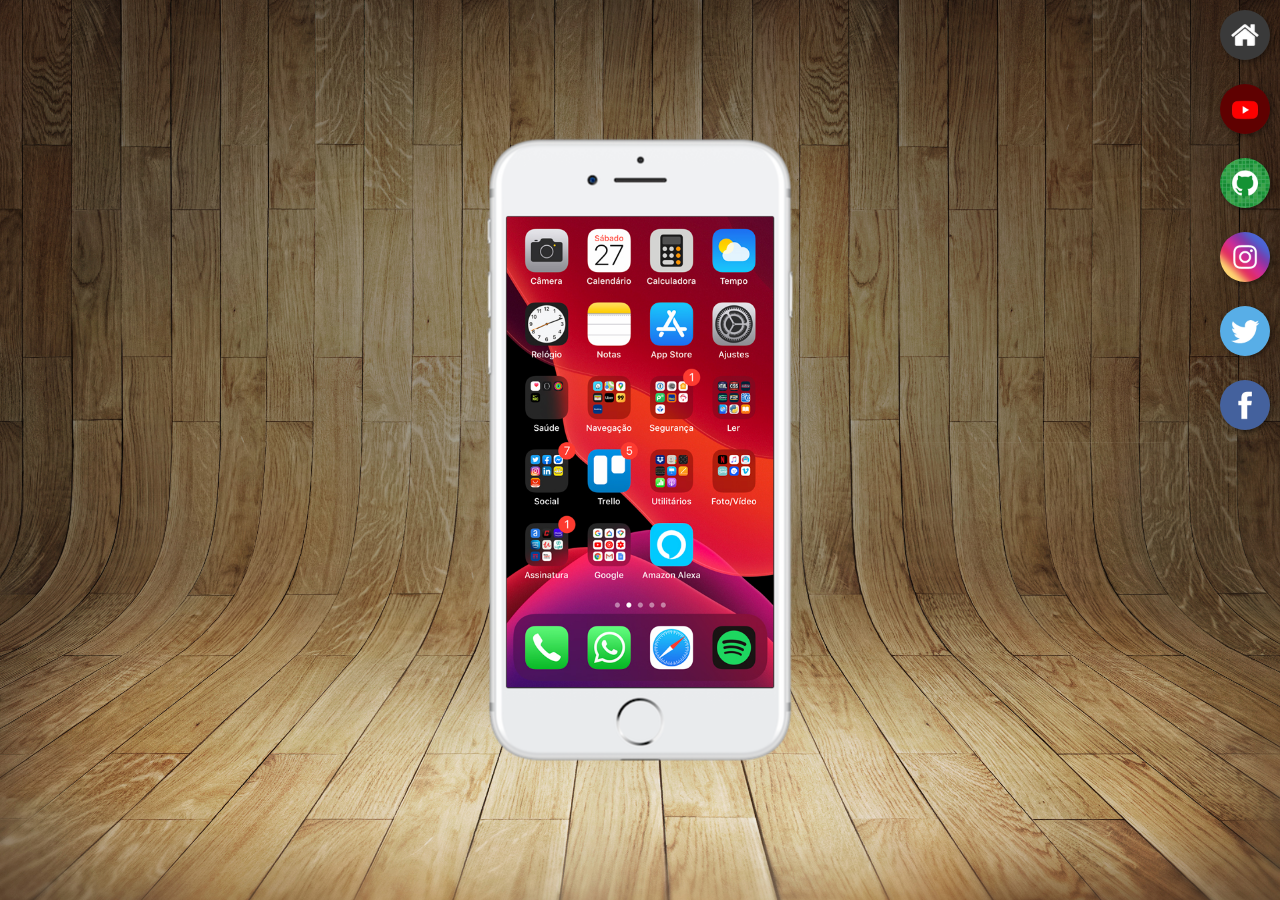
<file: index.html>
<!DOCTYPE html>
<html lang="pt-br">
<head>
   <meta charset="UTF-8">
   <meta http-equiv="X-UA-Compatible" content="IE=edge">
   <meta name="viewport" content="width=device-width, initial-scale=1.0">
   <title>Projeto Redes Sociais</title>
   <link rel="shortcut icon" href="favicon.ico" type="image/x-icon">
   <link rel="stylesheet" href="estilos/style.css">
</head>
<body>
   <main>
      <section id="telefone">
         <iframe src="home.html" name="tela" id="tela" frameborder="0">
            Seu navegador não é compativel com isso.
         </iframe>
      </section>
      <section id="redes-sociais">
         <a href="home.html" target="tela"><img src="imagens/logo-home.jpg" alt="home"></a> <br>
         <a href="youtube.html" target="tela"><img src="imagens/logo-youtube.jpg" alt="youtube"></a> <br>
         <a href="github.html" target="tela"><img src="imagens/logo-github.jpg" alt="github"></a> <br>
         <a href="instagram.html" target="tela"><img src="imagens/logo-instagram.jpg" alt="instagram"></a> <br>
         <a href="twitter.html" target="tela"><img src="imagens/logo-twitter.jpg" alt="twitter"></a> <br>
         <a href="facebook.html" target="tela"><img src="imagens/logo-facebook.jpg" alt="facebook"></a> <br>
      </section>
   </main>
</body>
</html>
</file>
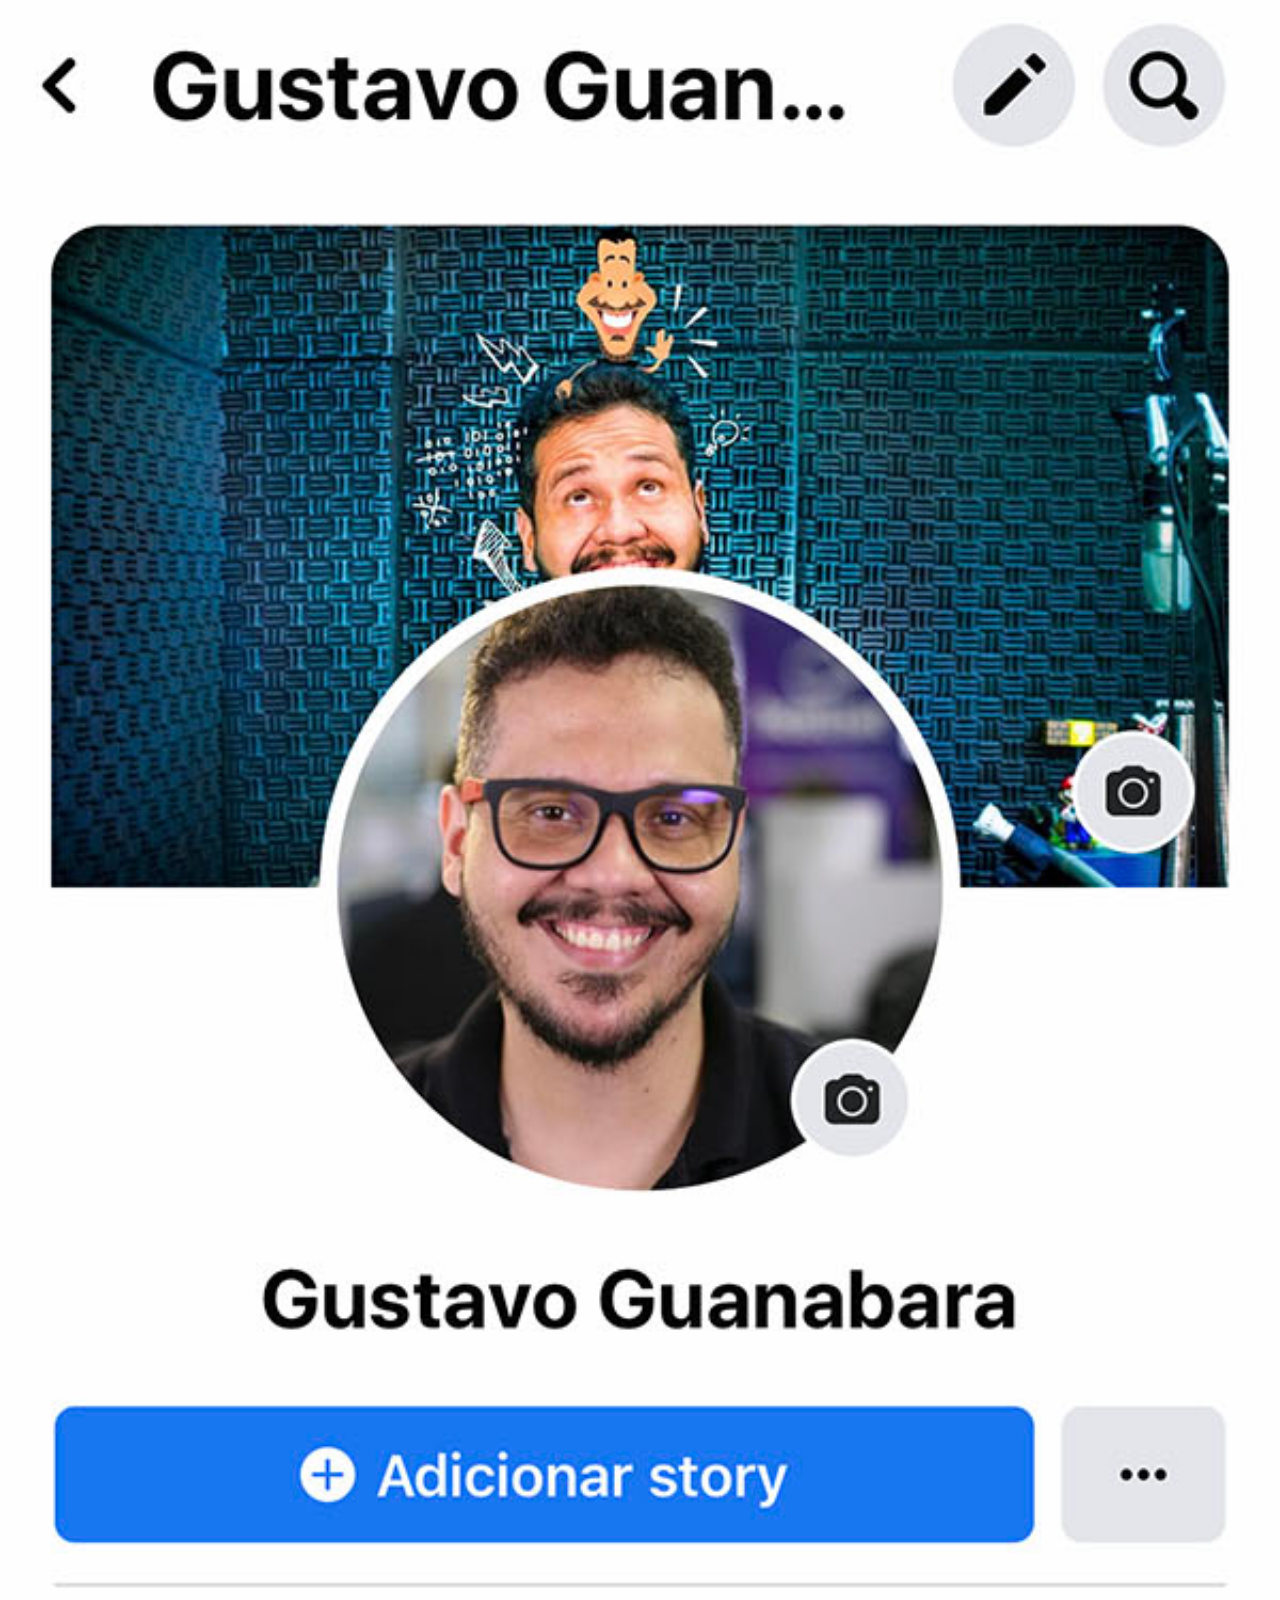
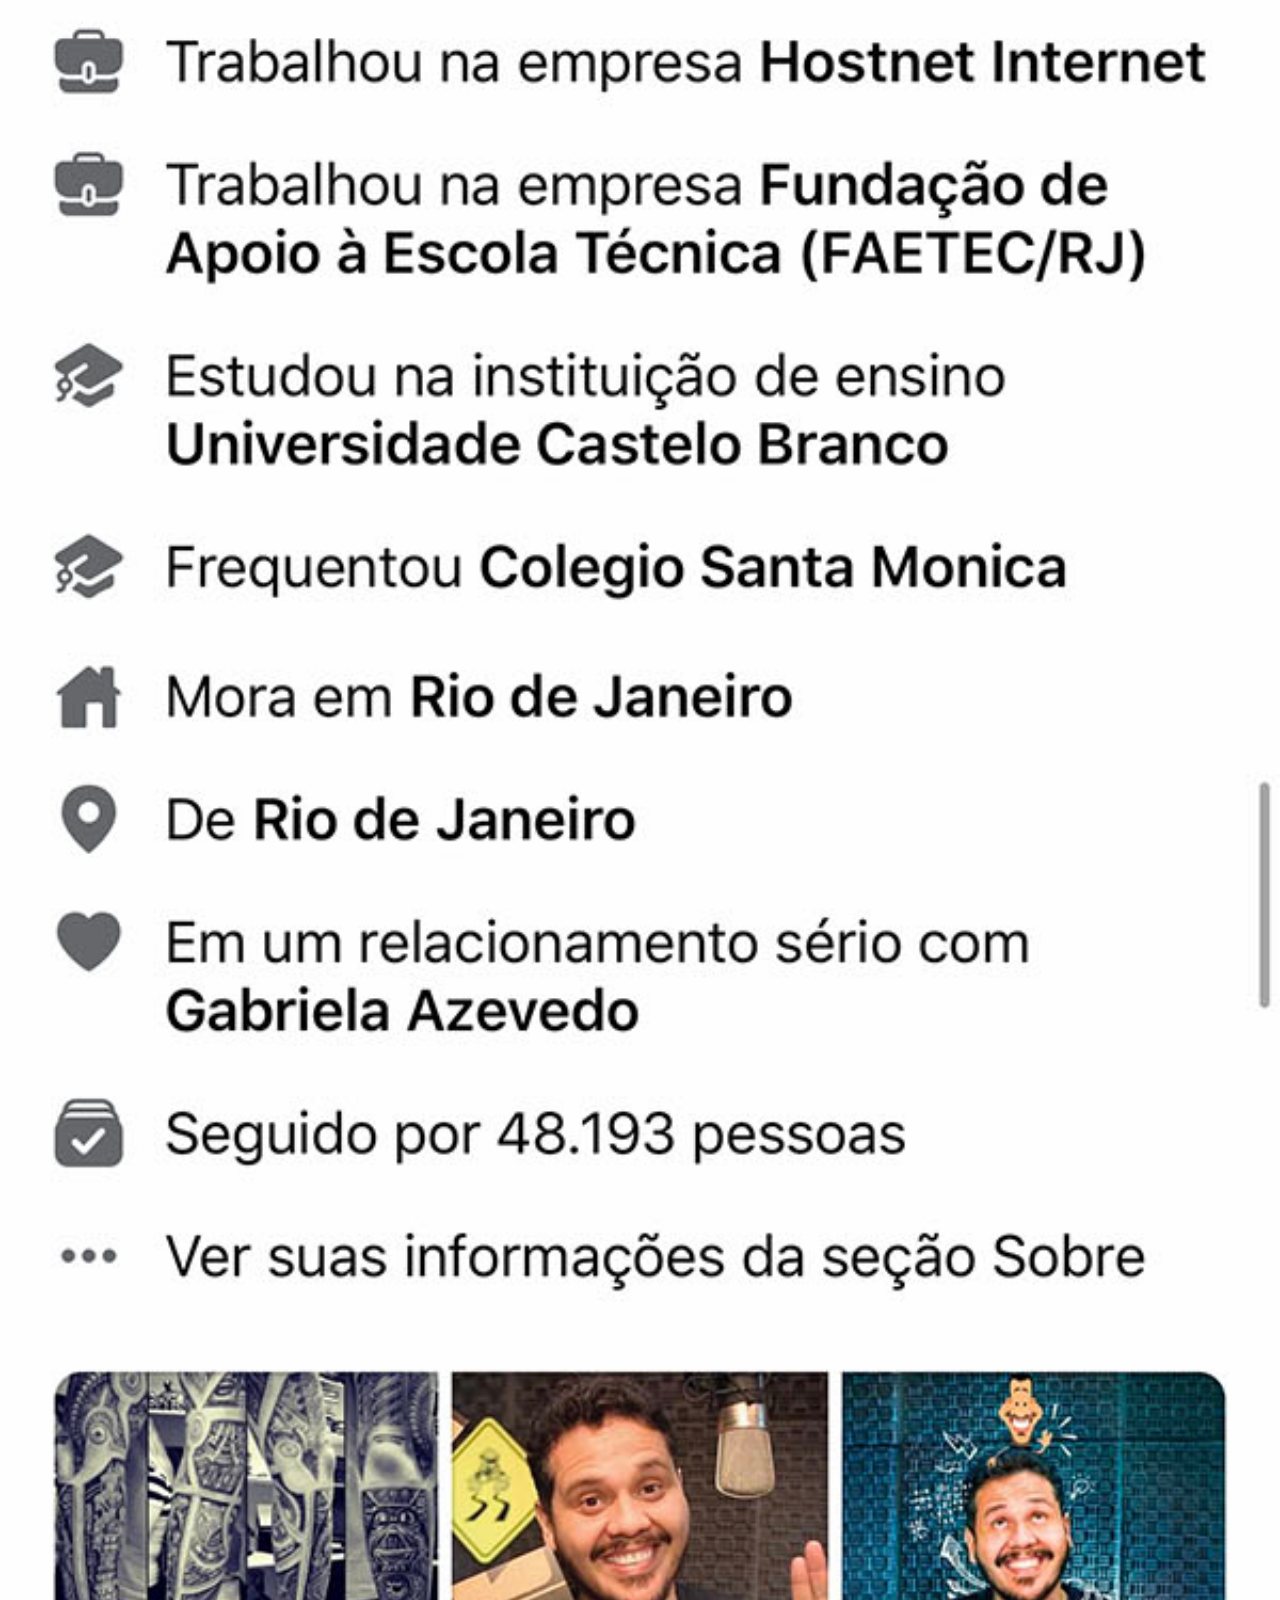
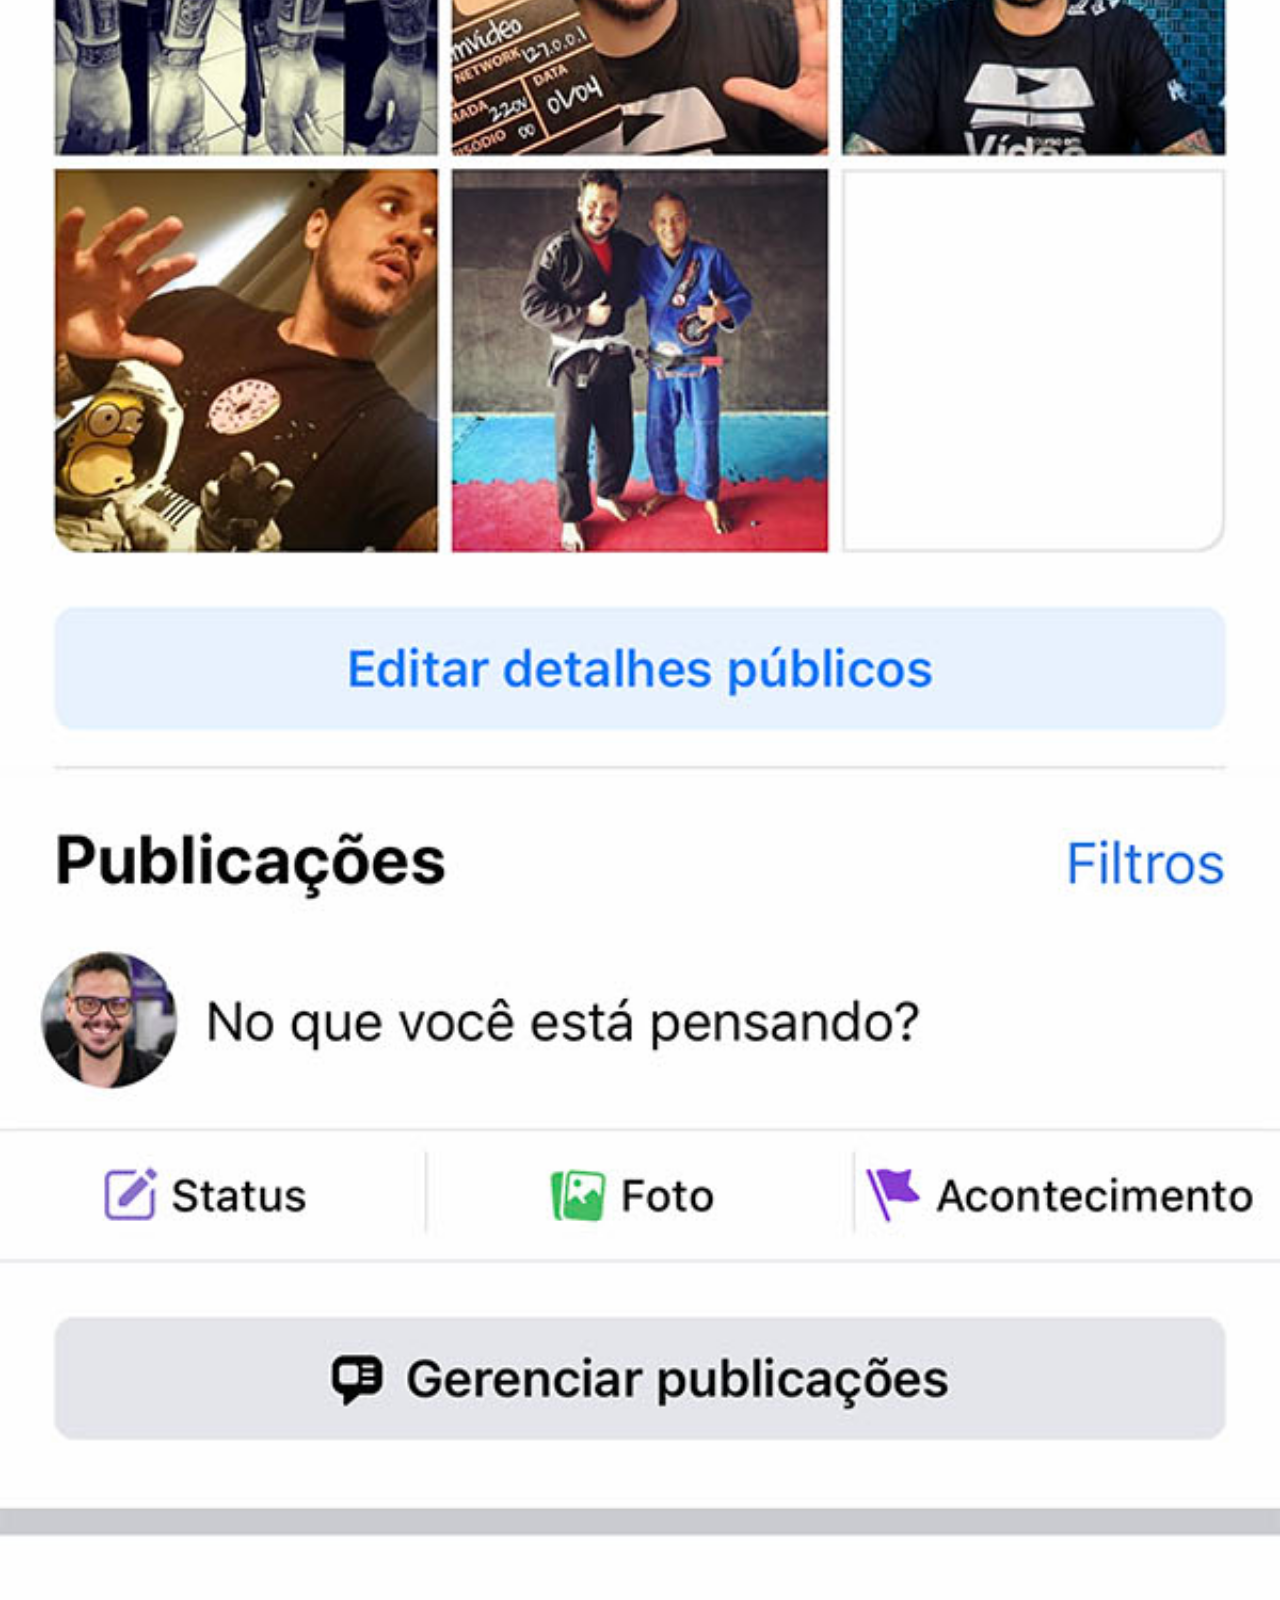
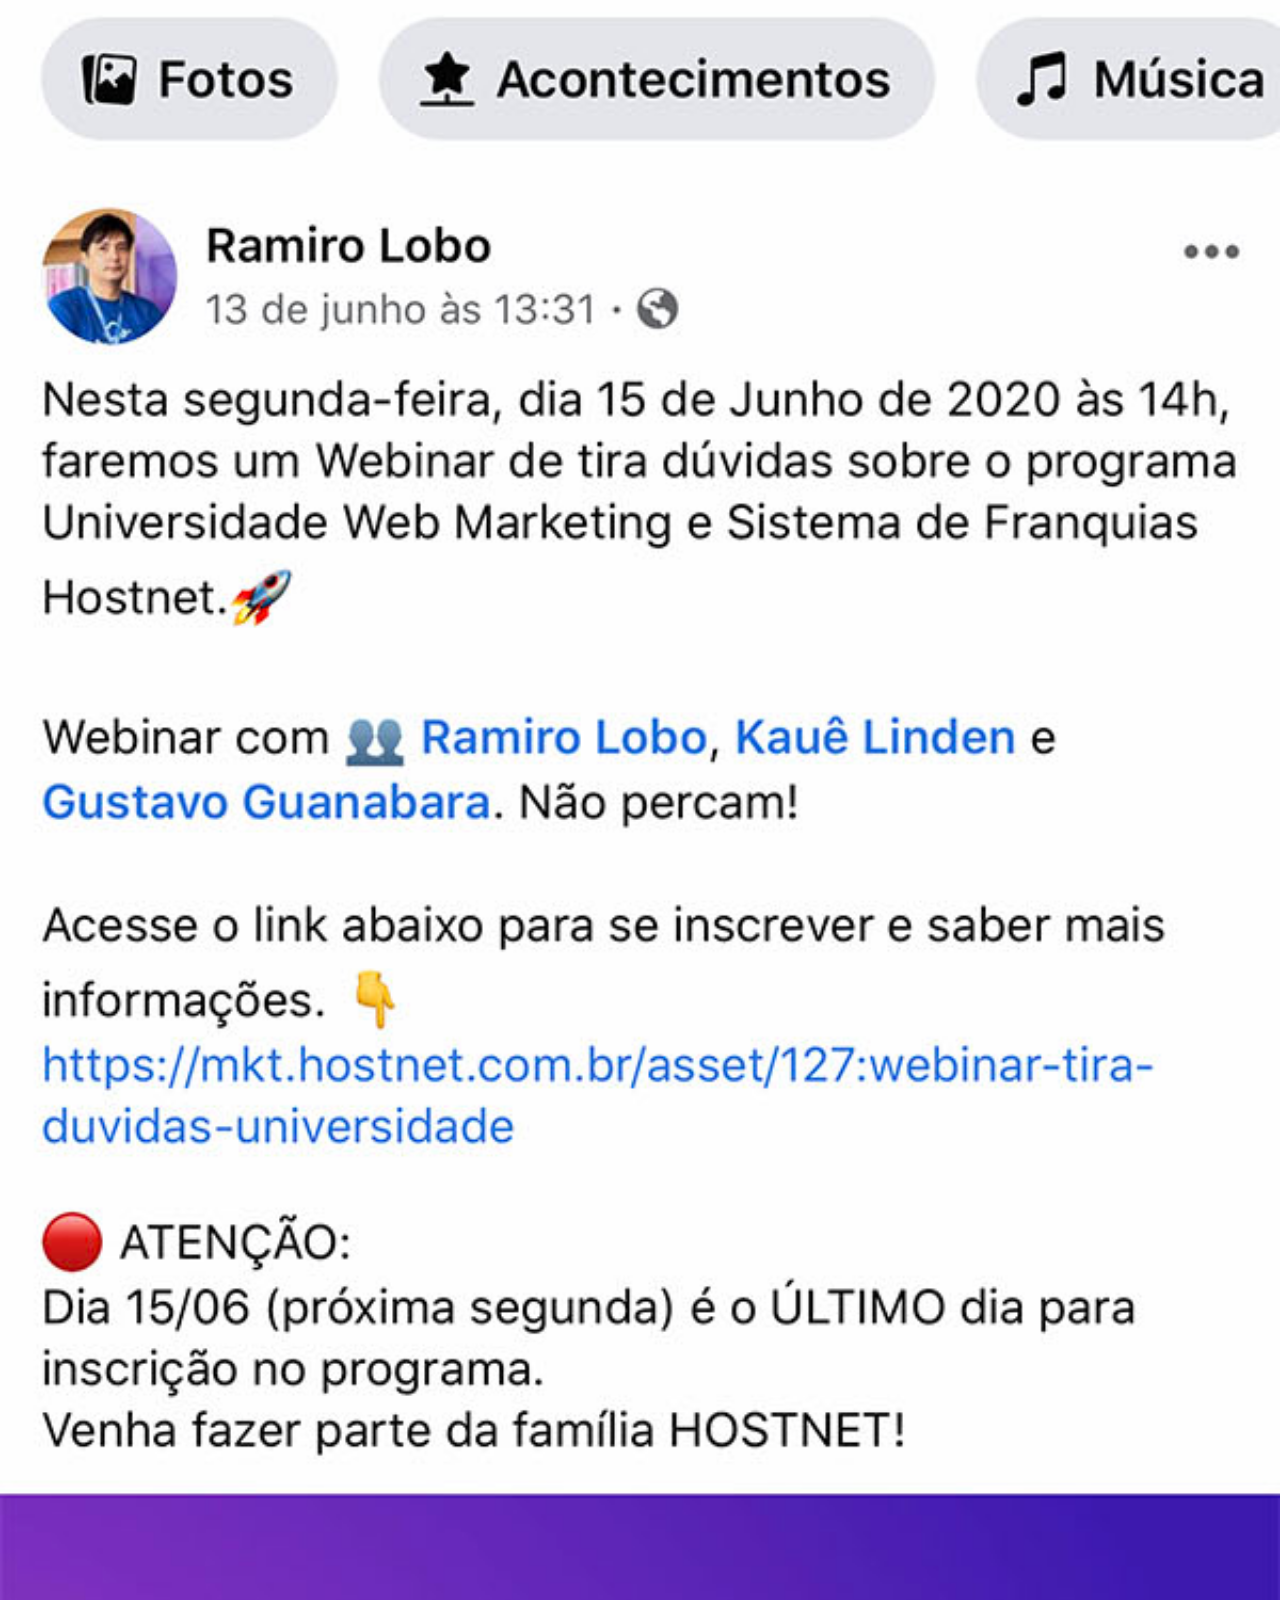
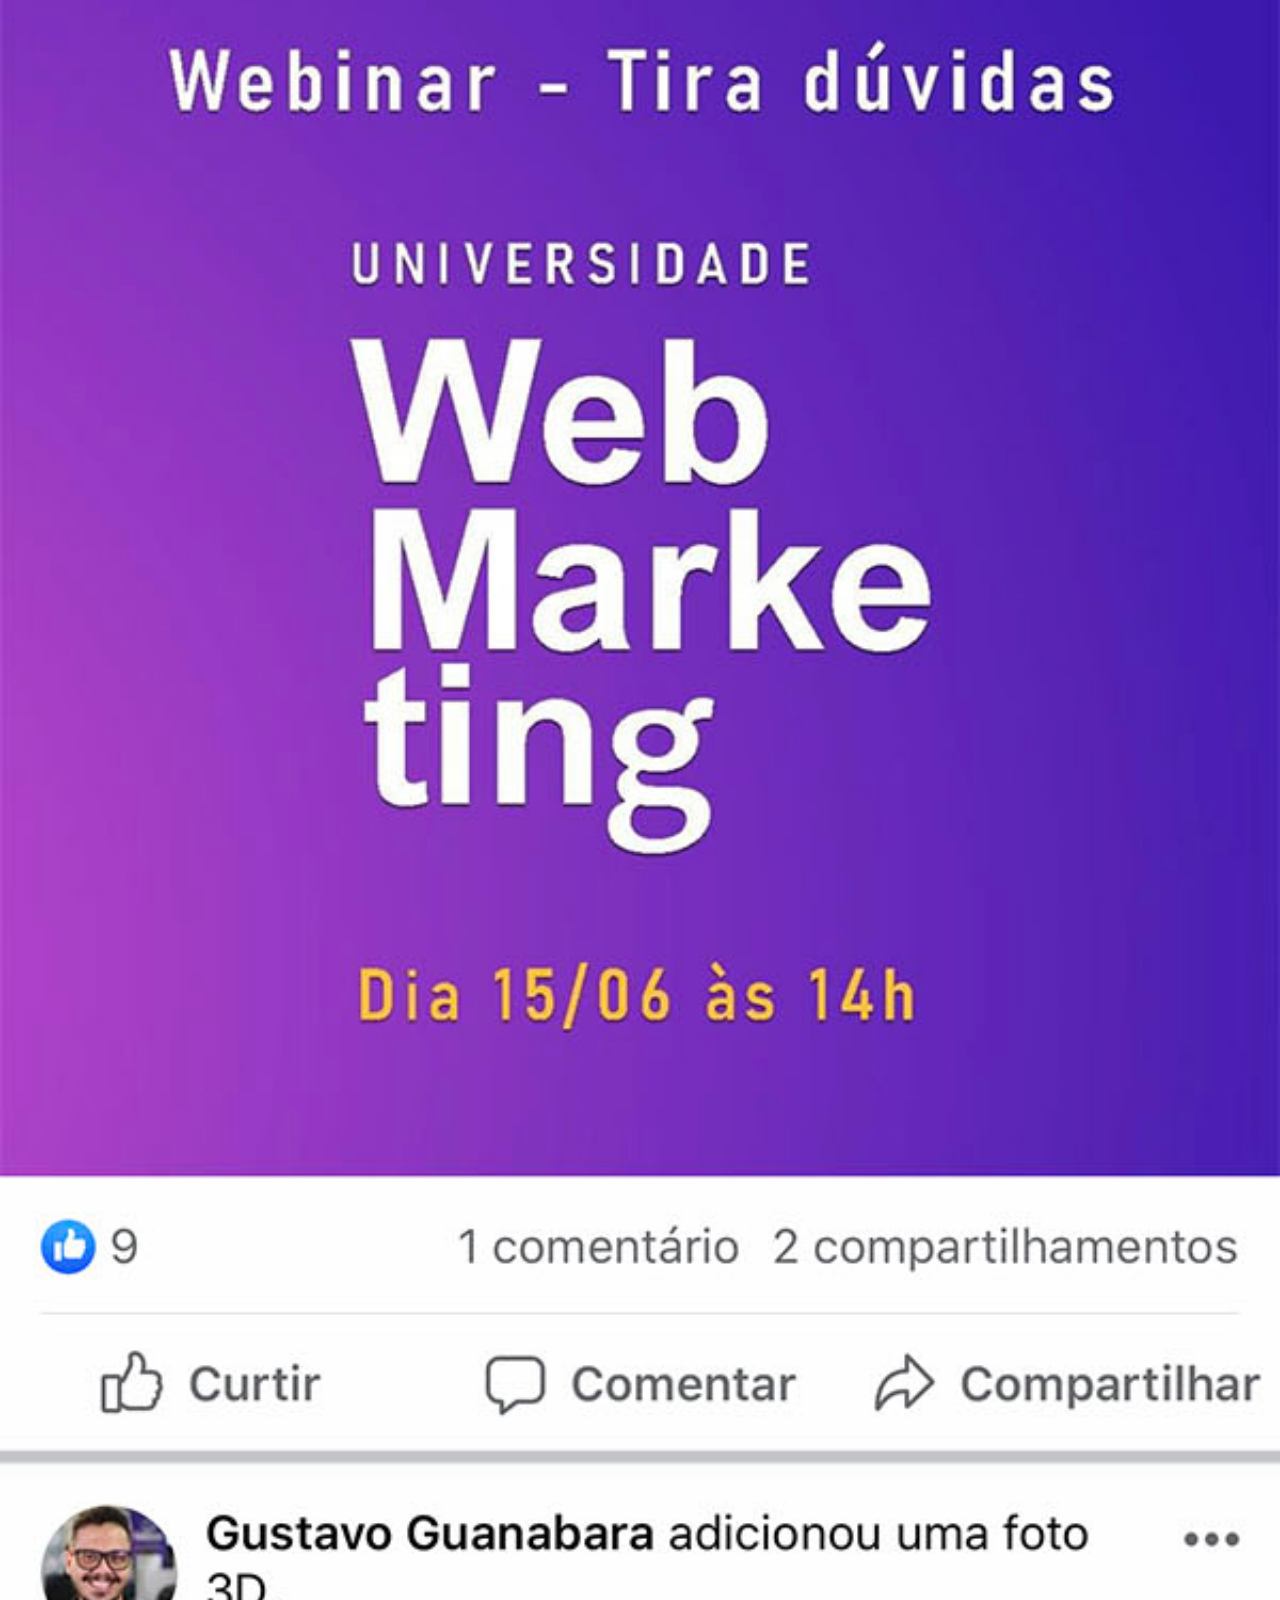
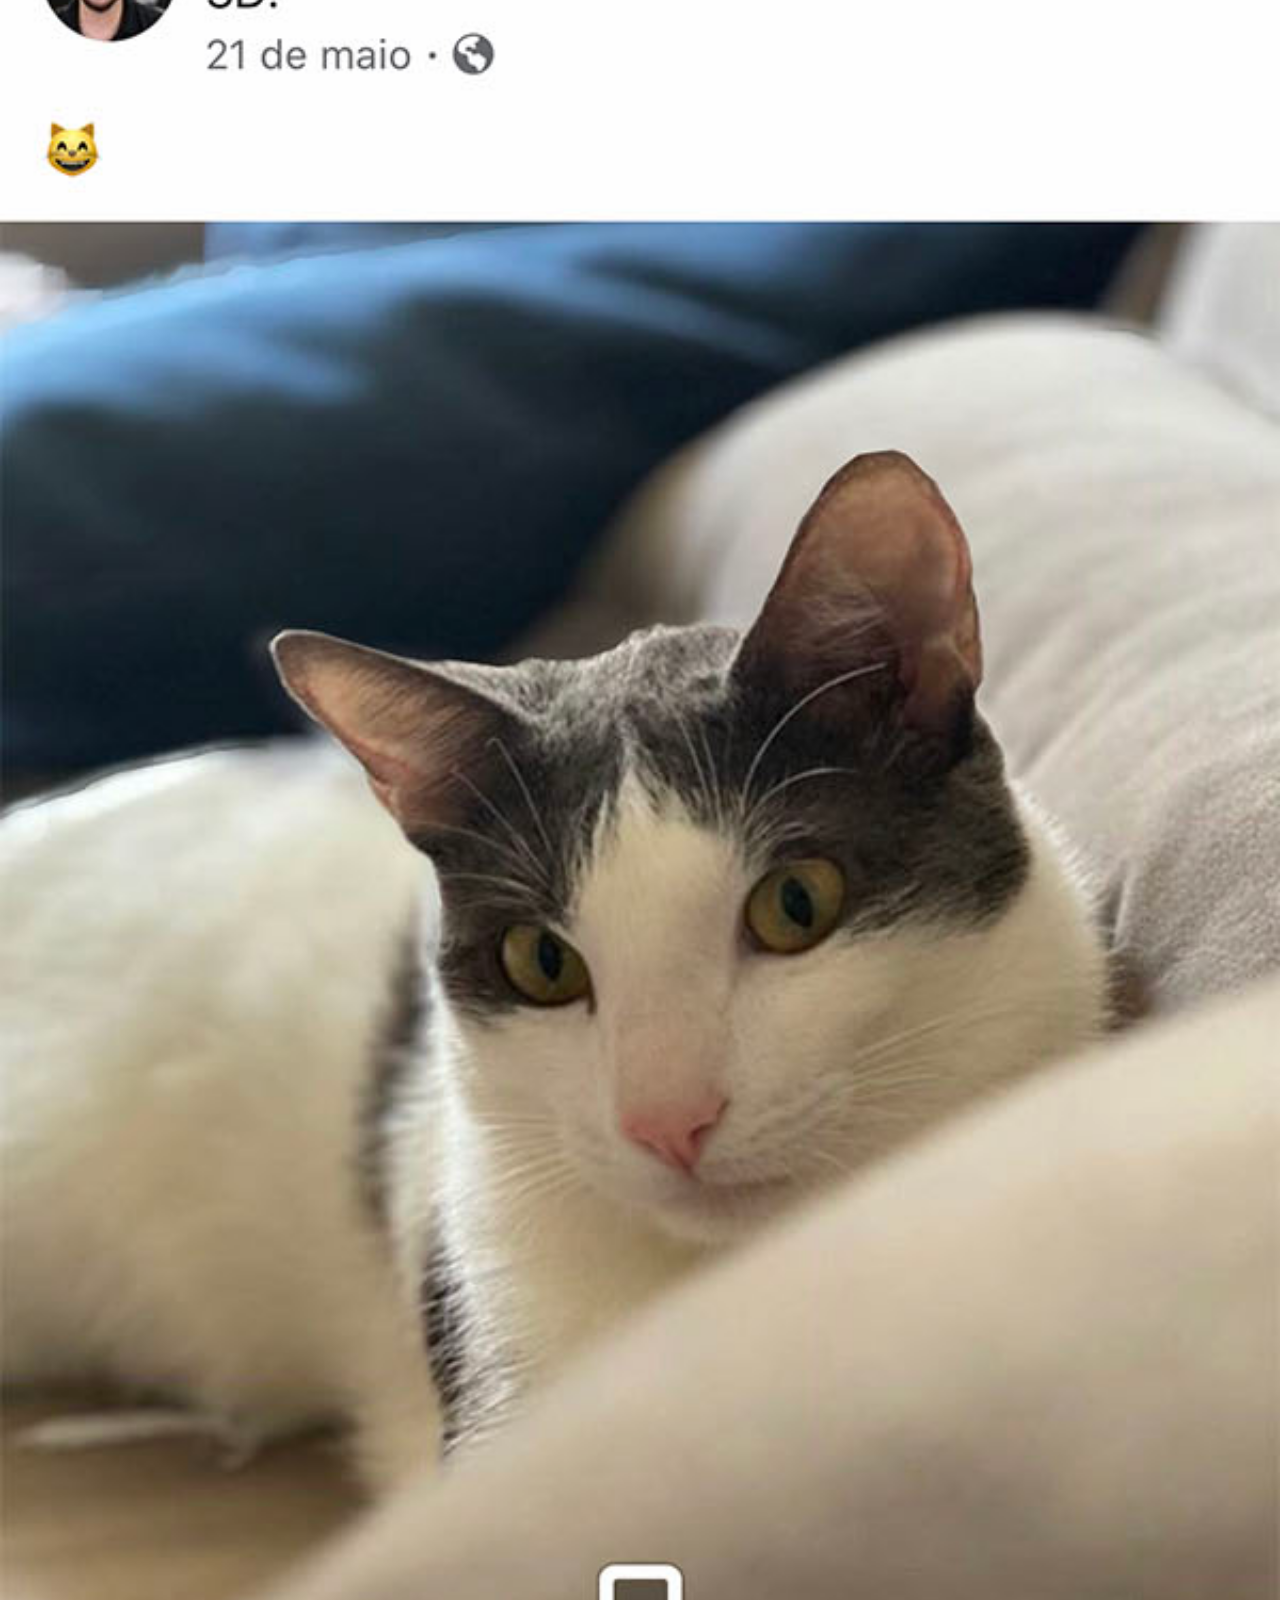
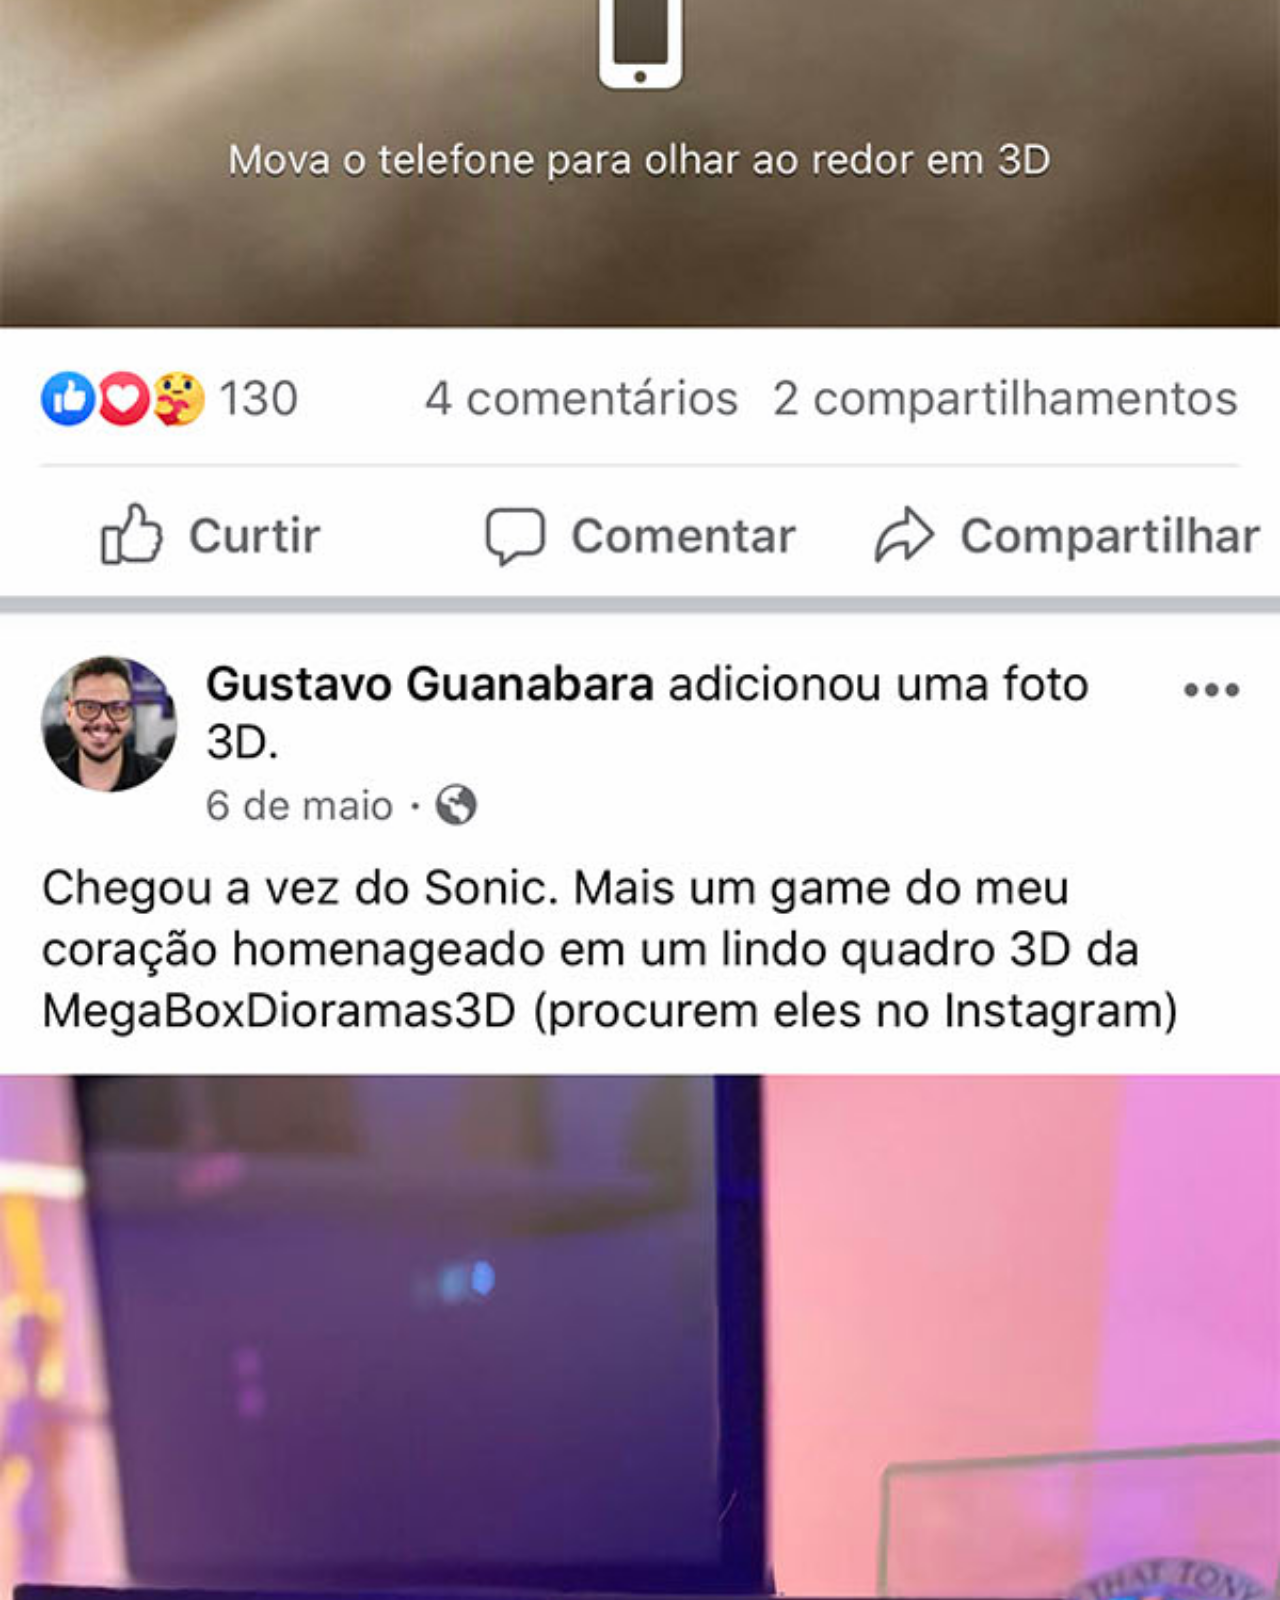
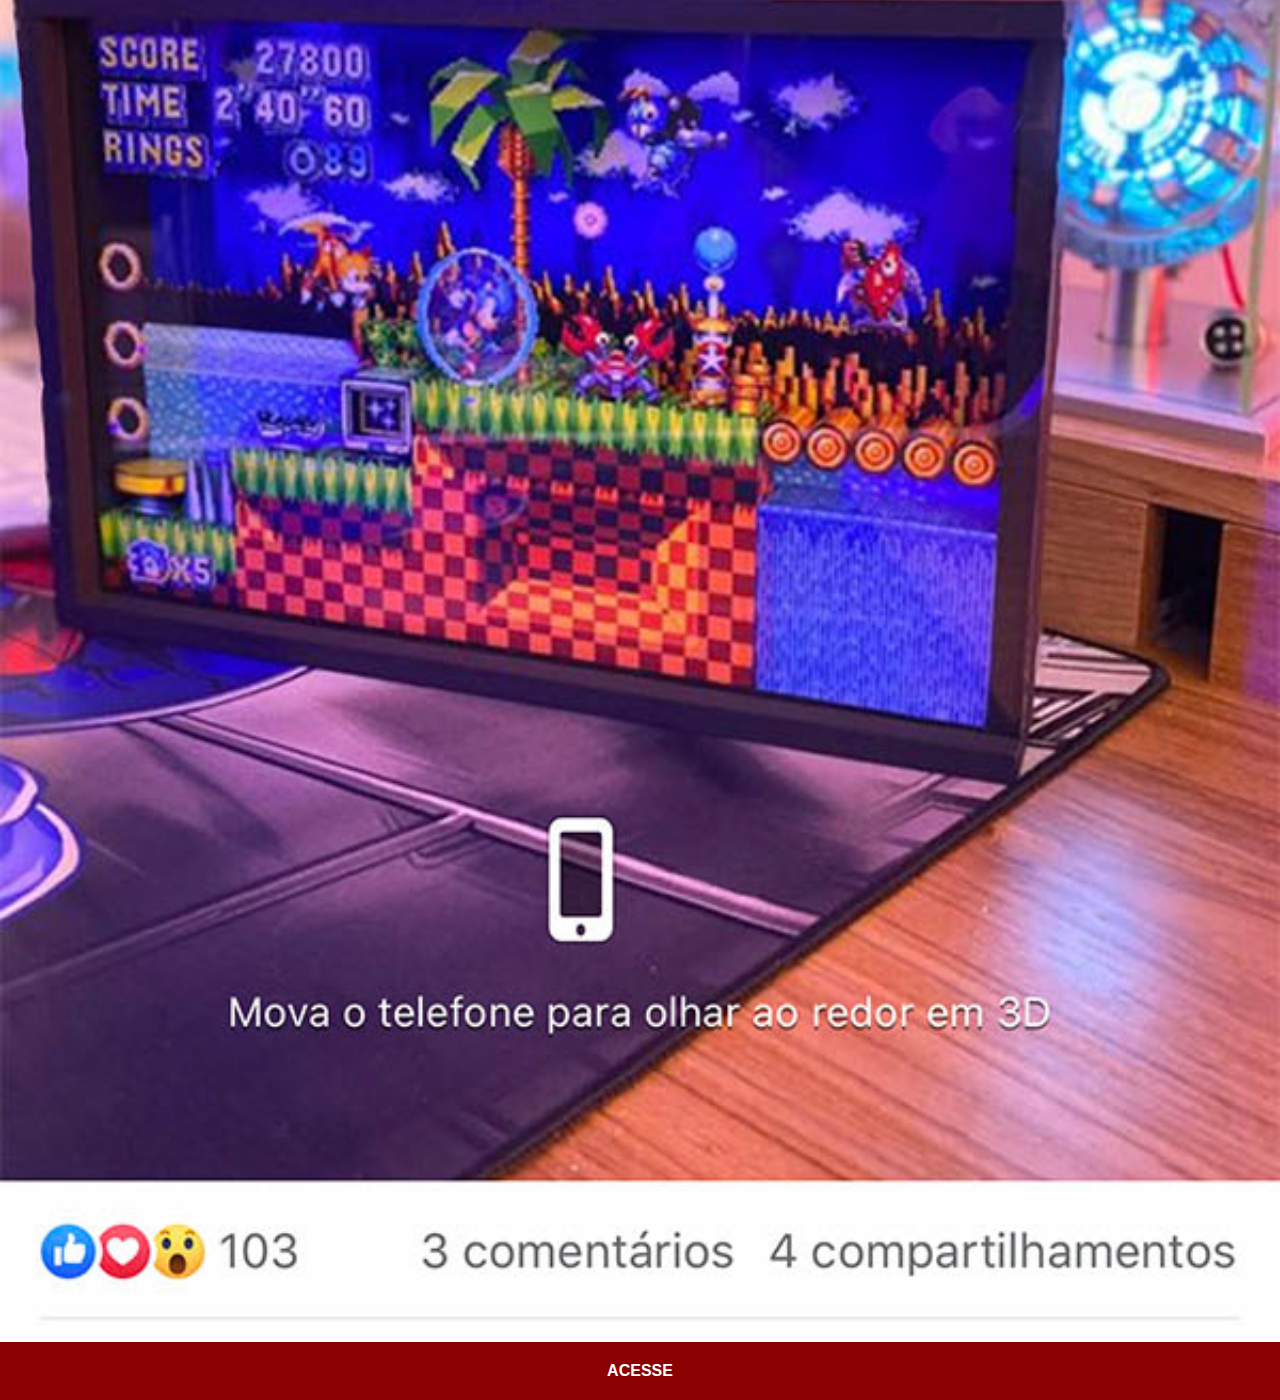
<file: facebook.html>
<!DOCTYPE html>
<html lang="pt-br">
<head>
   <meta charset="UTF-8">
   <meta http-equiv="X-UA-Compatible" content="IE=edge">
   <meta name="viewport" content="width=device-width, initial-scale=1.0">
   <title>Facebook</title>
   <link rel="stylesheet" href="estilos/social.css">
</head>
<body>
   <img src="imagens/tela-facebook.jpg" alt="Facebook">
   <a href="https://pt-br.facebook.com/gustavoguanabara/">ACESSE</a>
</body>
</html>
</file>
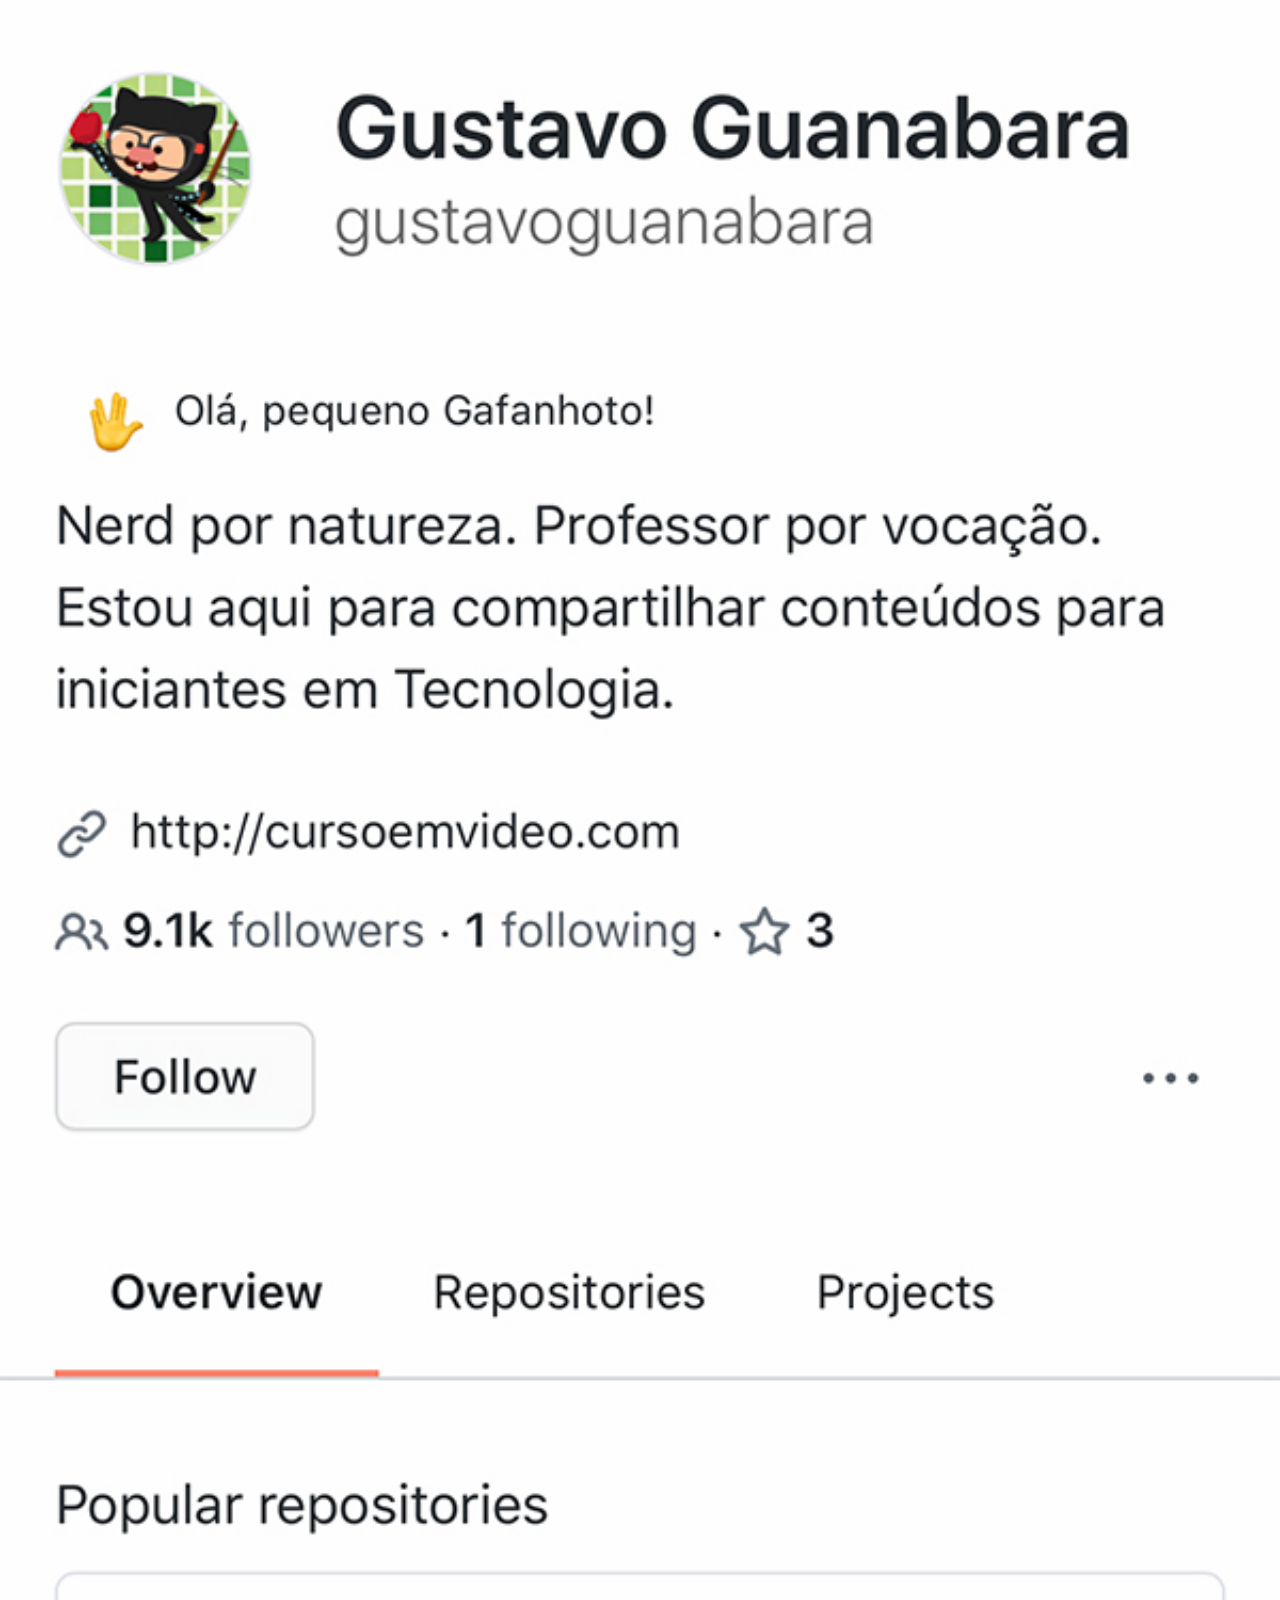
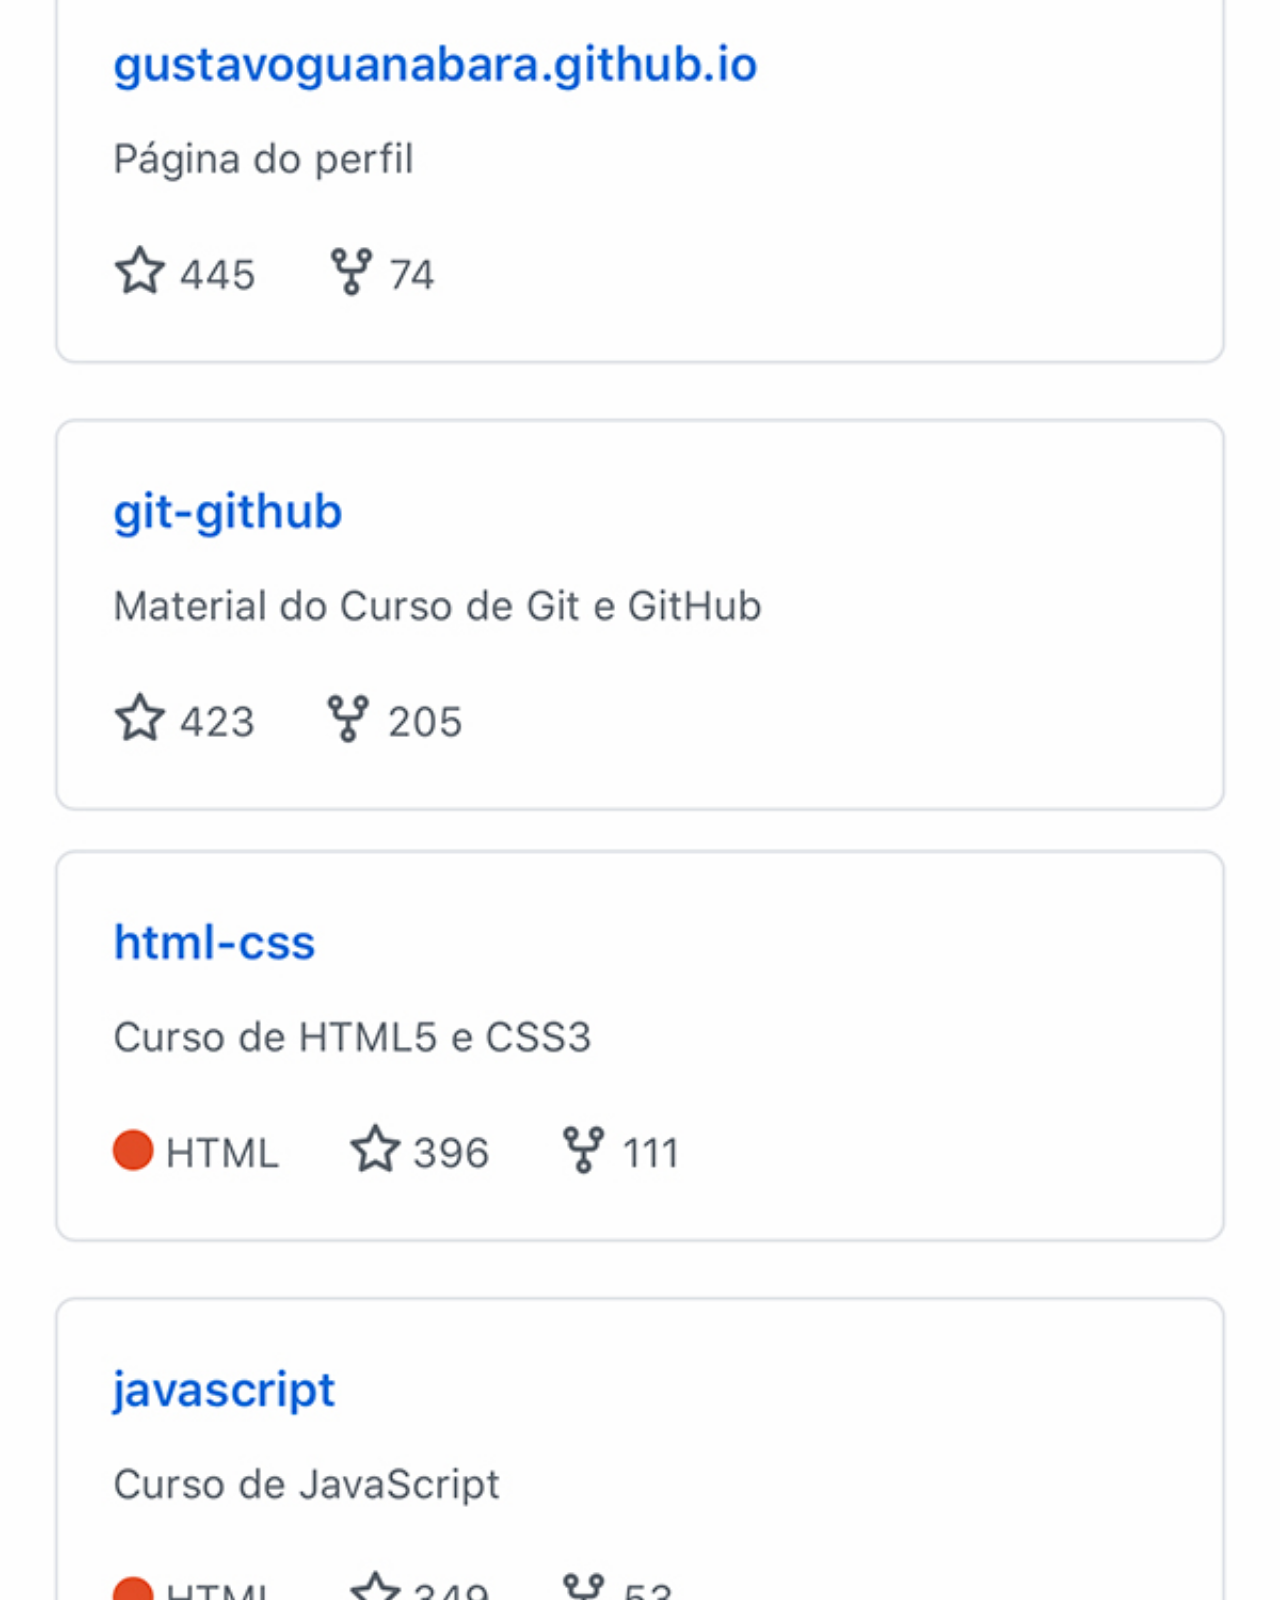
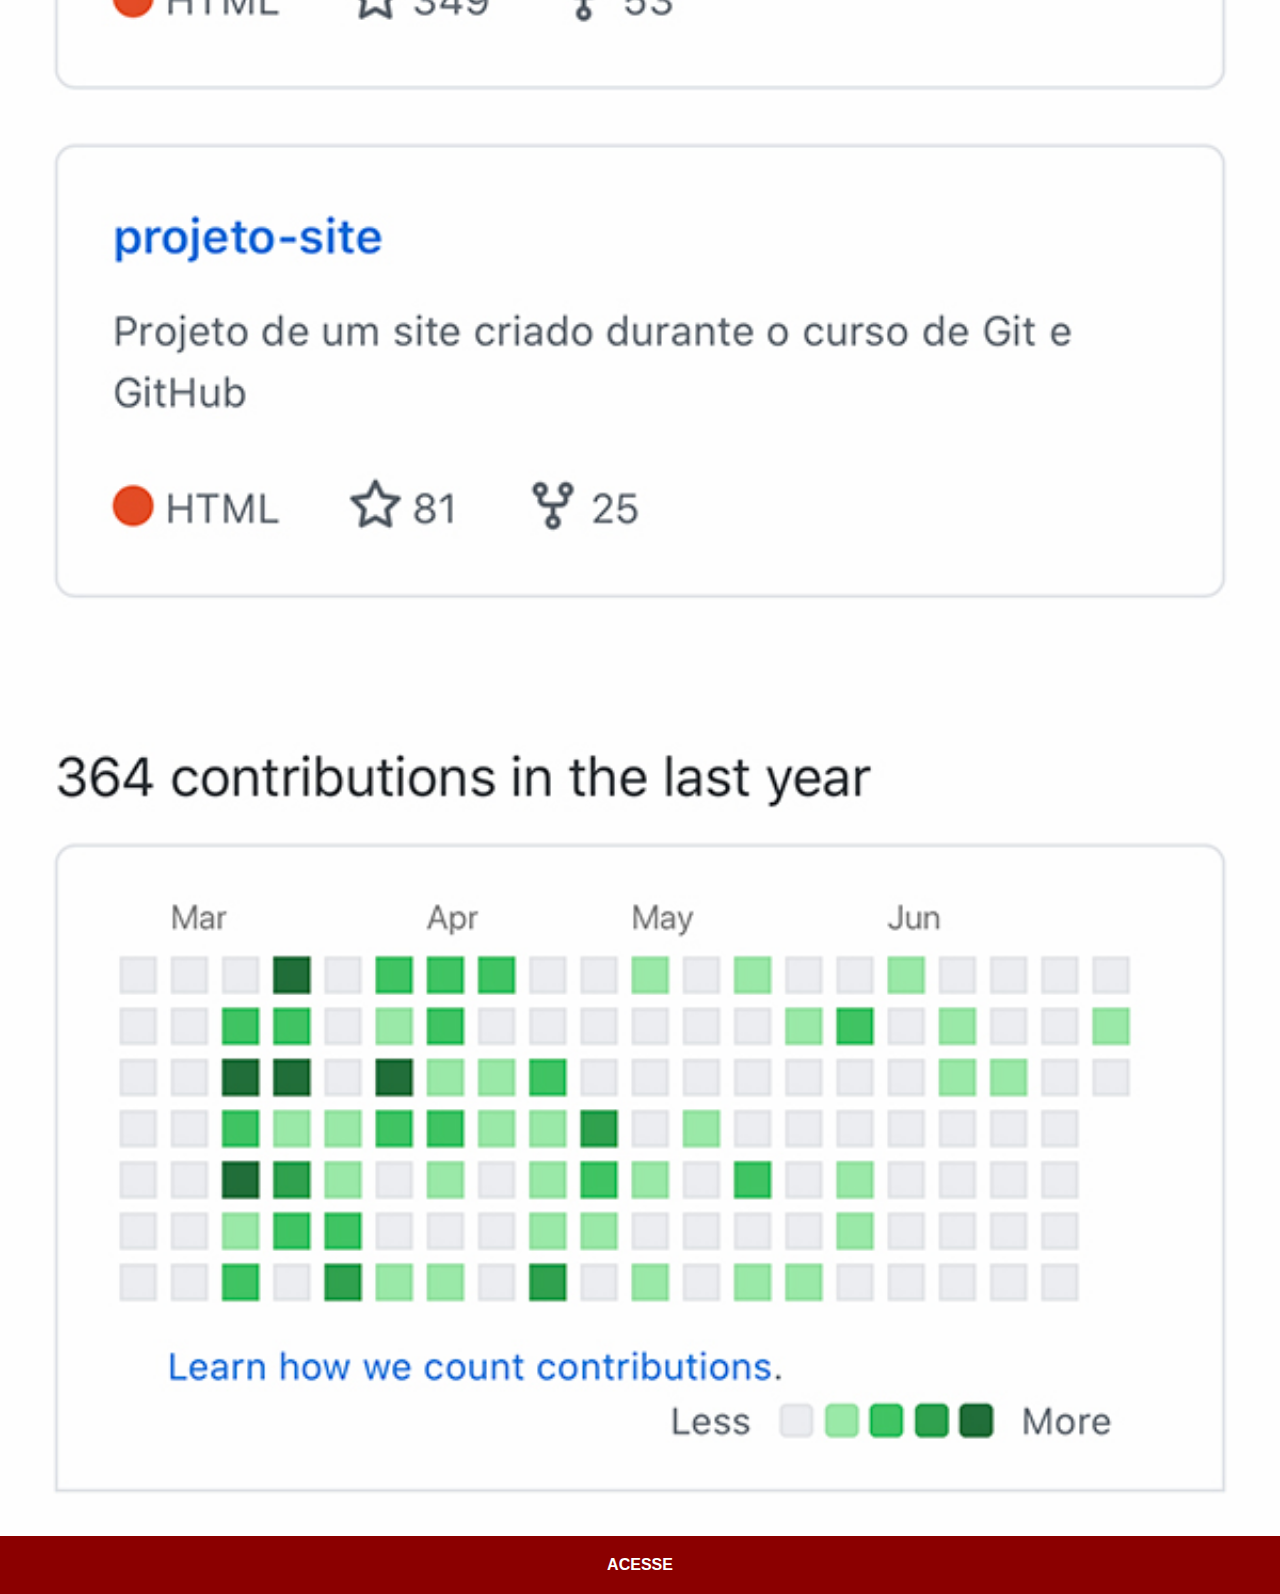
<file: github.html>
<!DOCTYPE html>
<html lang="pt-br">
<head>
   <meta charset="UTF-8">
   <meta http-equiv="X-UA-Compatible" content="IE=edge">
   <meta name="viewport" content="width=device-width, initial-scale=1.0">
   <title>Github</title>
   <link rel="stylesheet" href="estilos/social.css">
</head>
<body>
   <img src="imagens/tela-github.jpg" alt="Github">
   <a href="https://github.com/gustavoguanabara/" target="_blank">ACESSE</a>
</body>
</html>
</file>
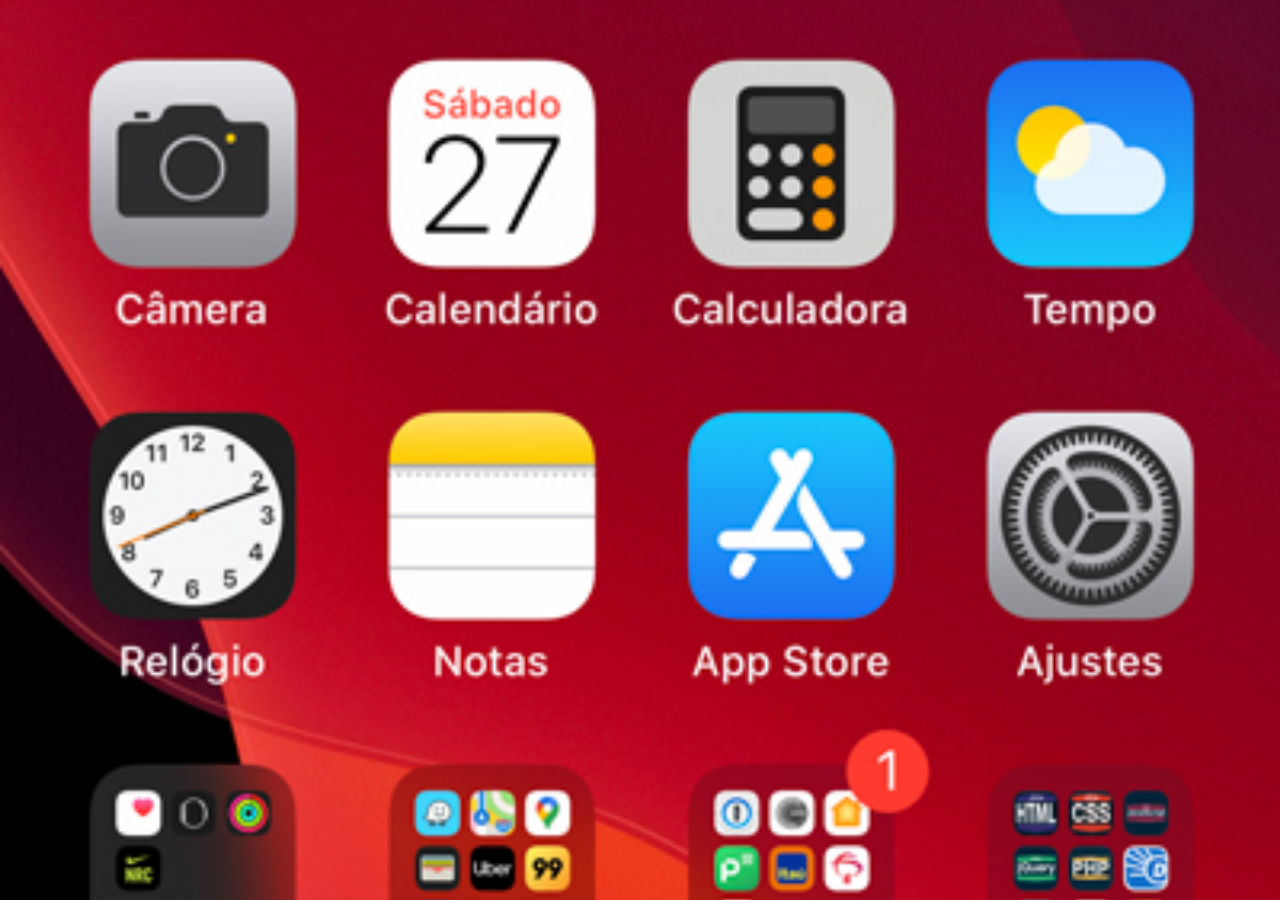
<file: home.html>
<!DOCTYPE html>
<html lang="pt-br">
<head>
   <meta charset="UTF-8">
   <meta http-equiv="X-UA-Compatible" content="IE=edge">
   <meta name="viewport" content="width=device-width, initial-scale=1.0">
   <title>Home</title>
</head>
<style>
   * {
      margin: 0px;
      padding: 0px;
   }
   
   body {
      width: 100vw;
      height: 100vh;
      background: black url(imagens/tela-home.jpg) no-repeat top center;
      background-size: cover;
   }
</style>
<body>
   
</body>
</html>
</file>
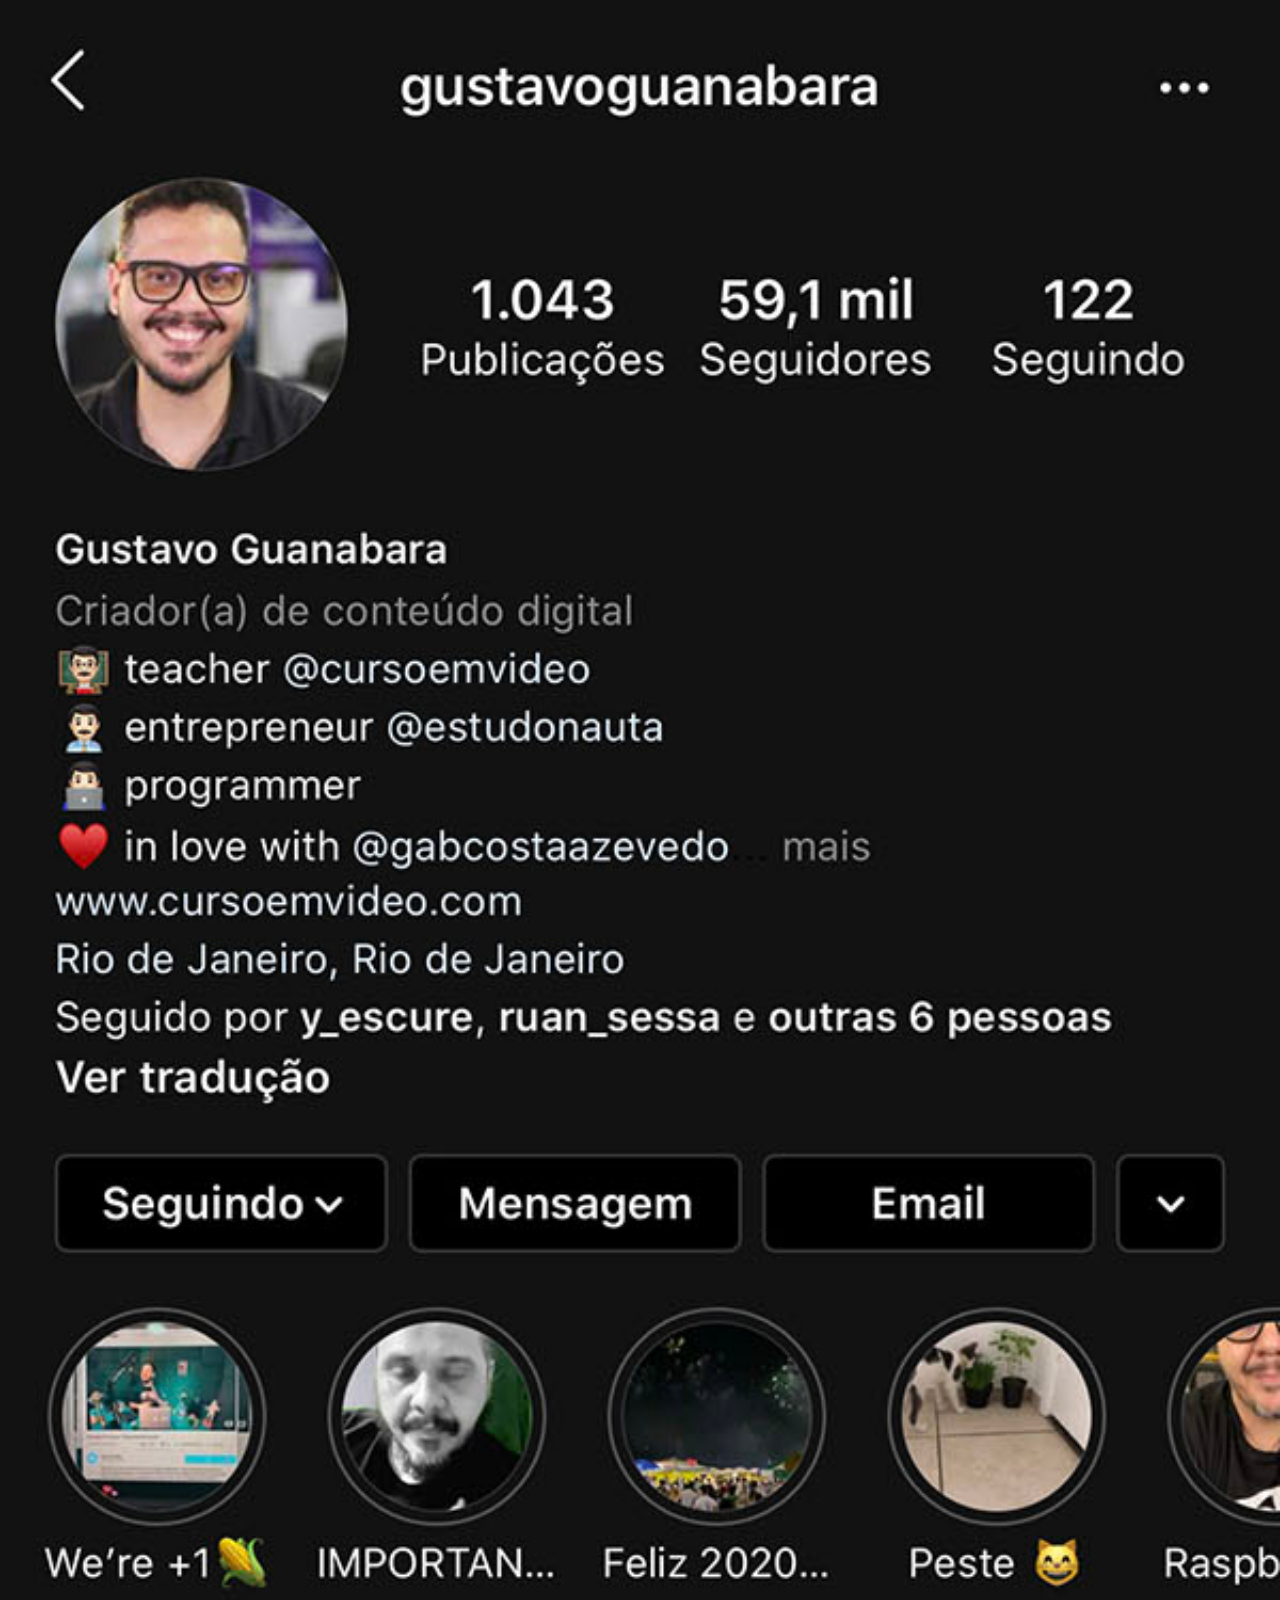
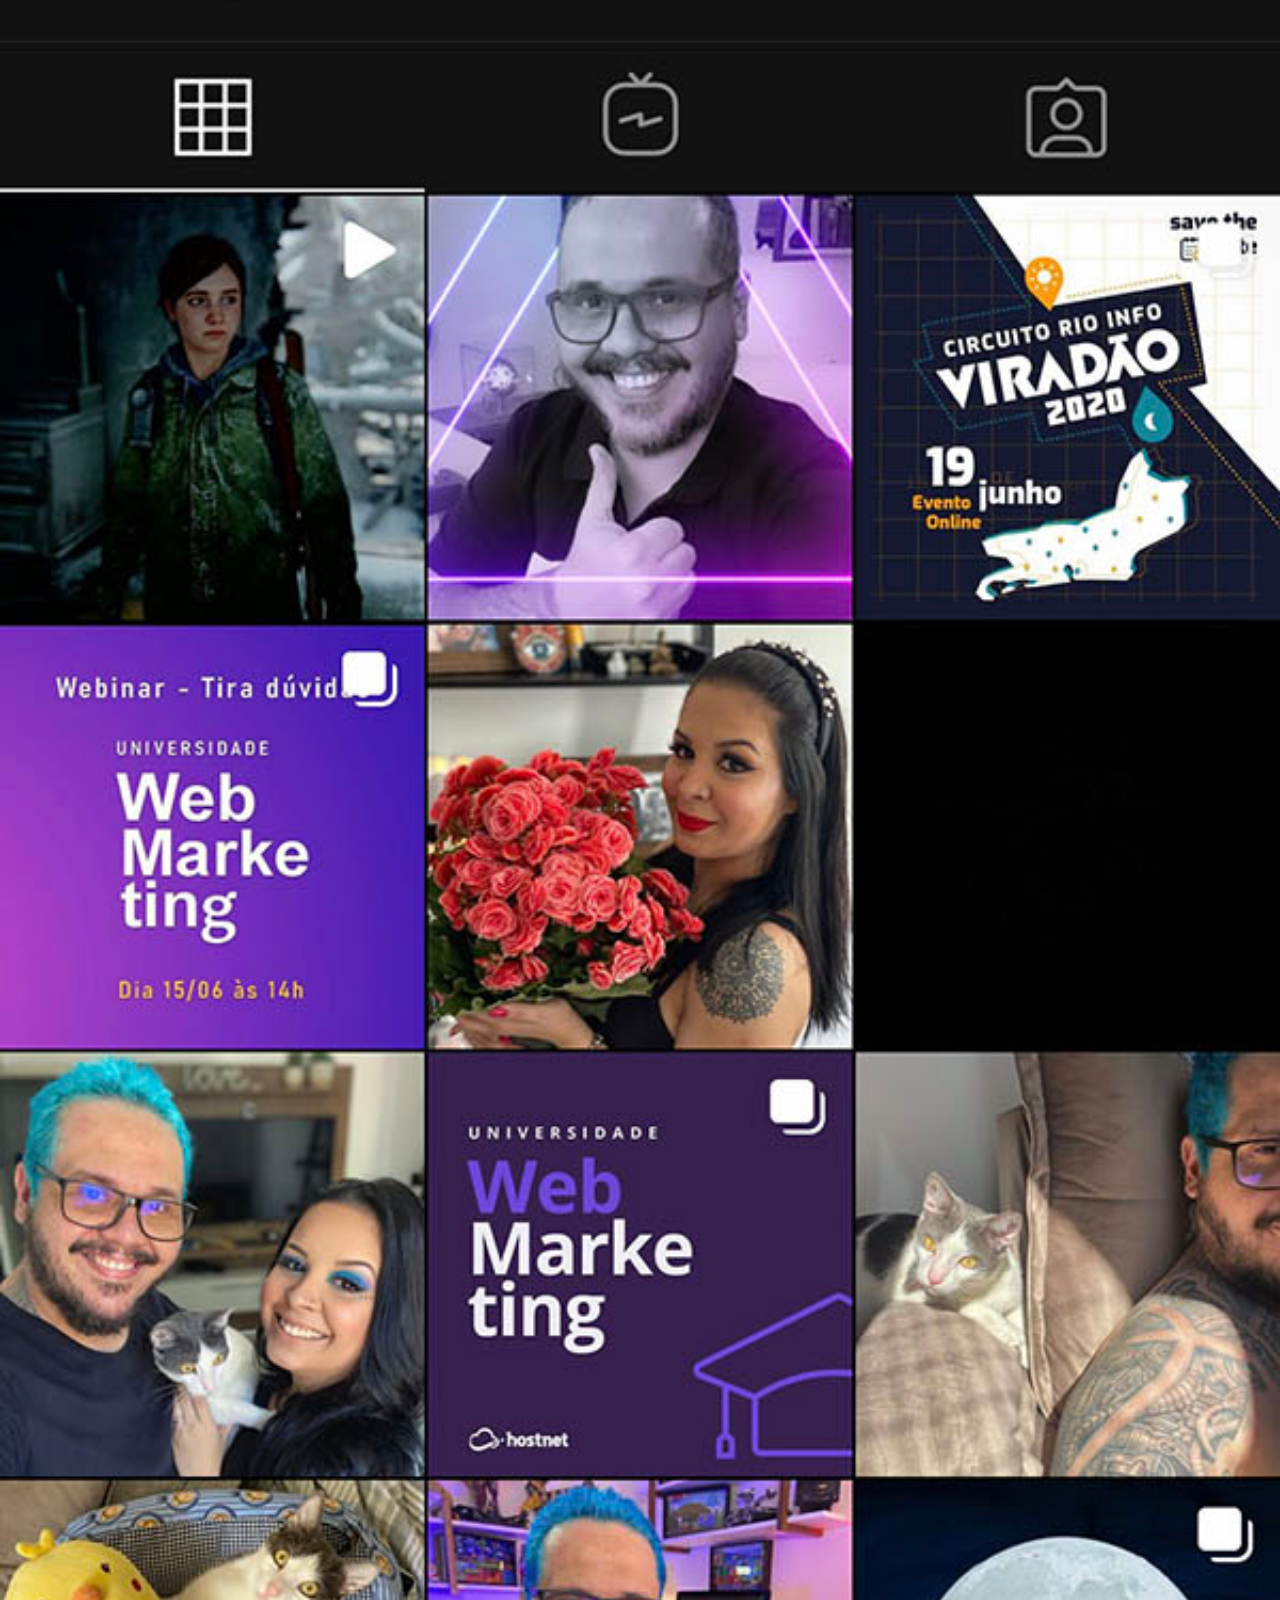
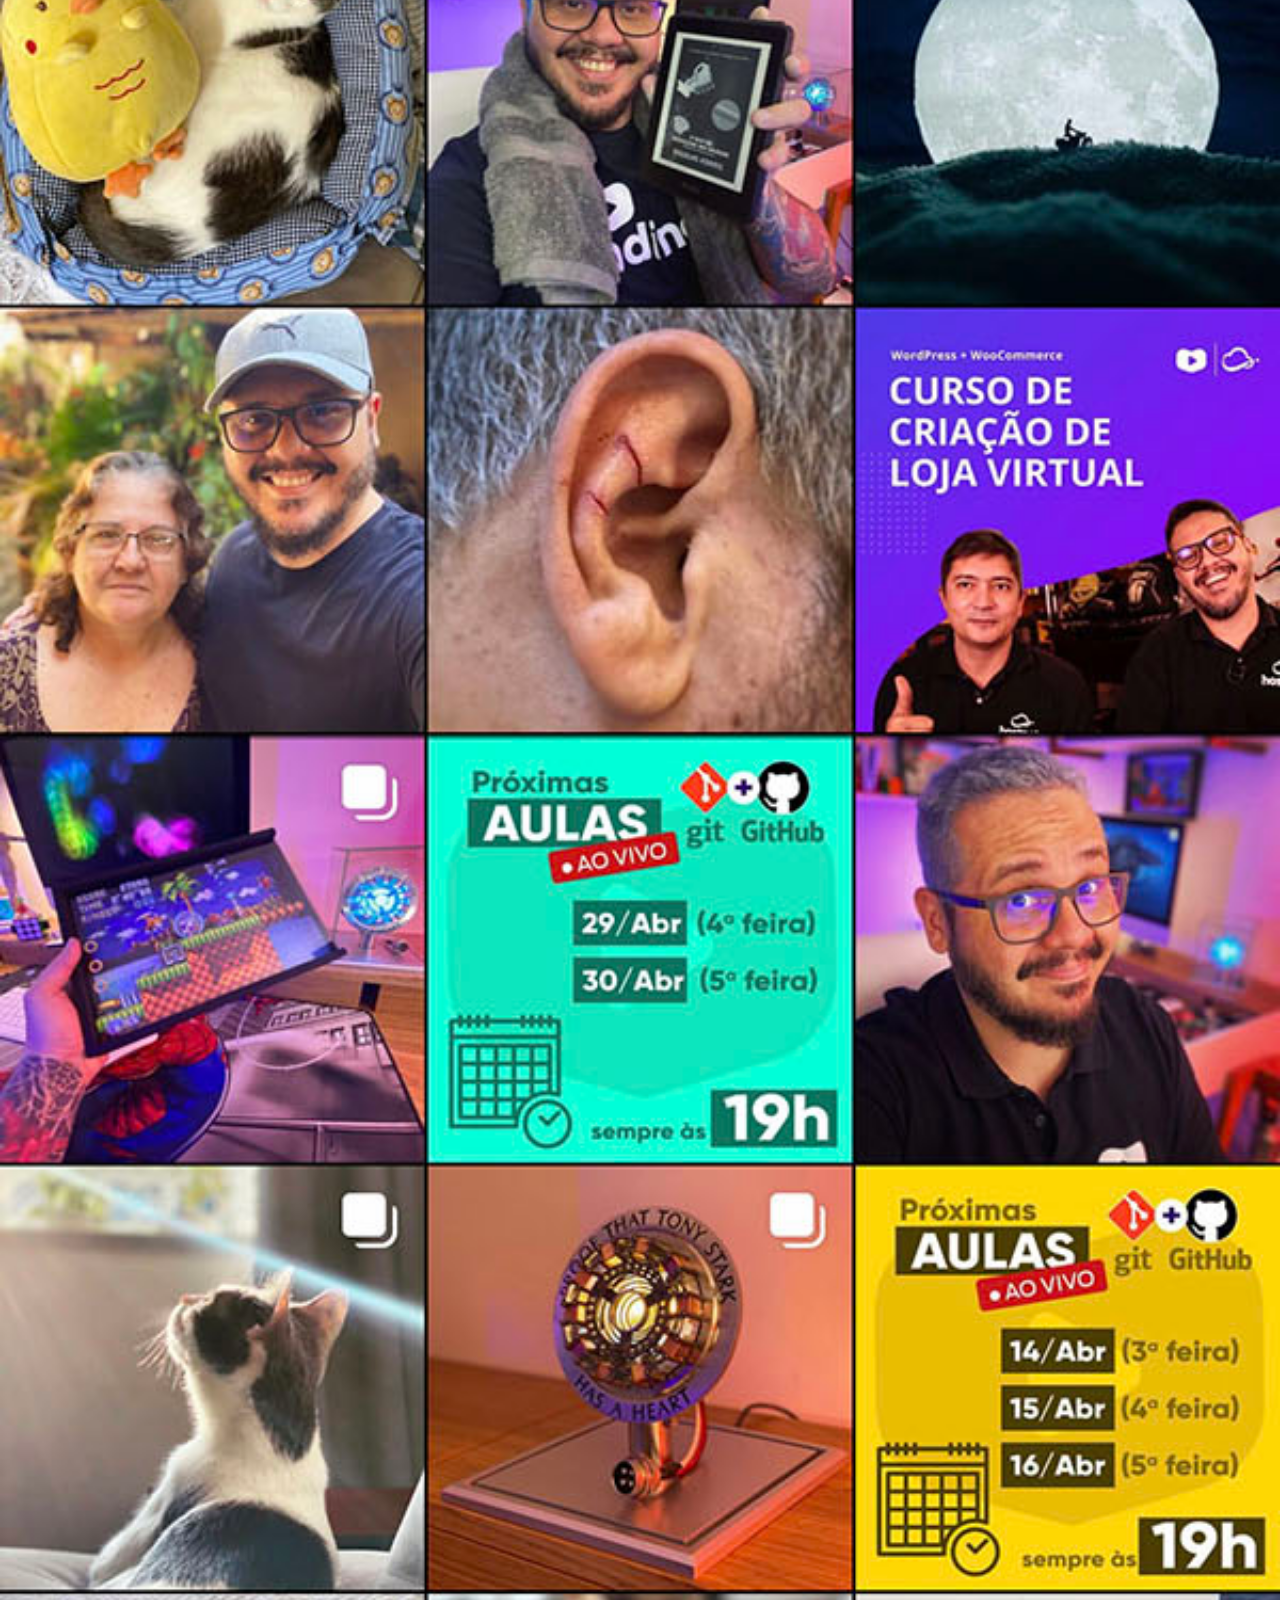
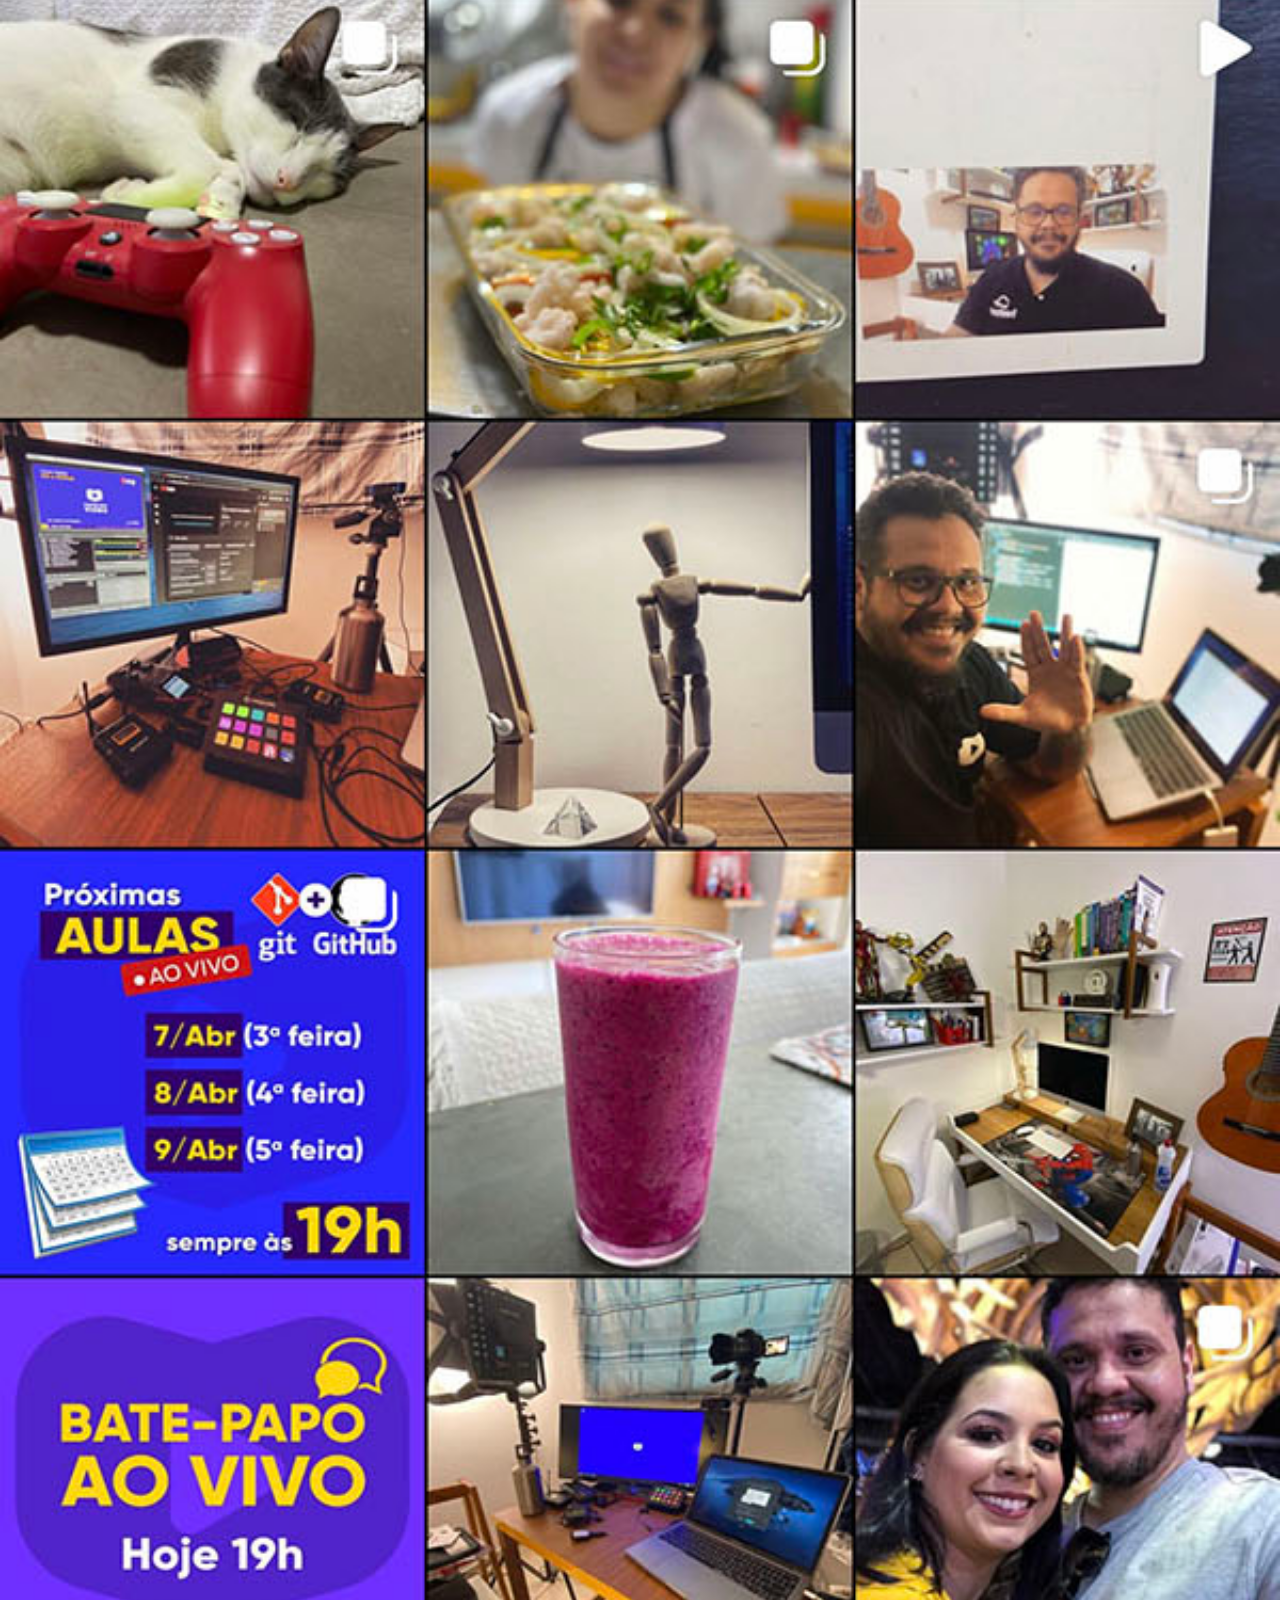
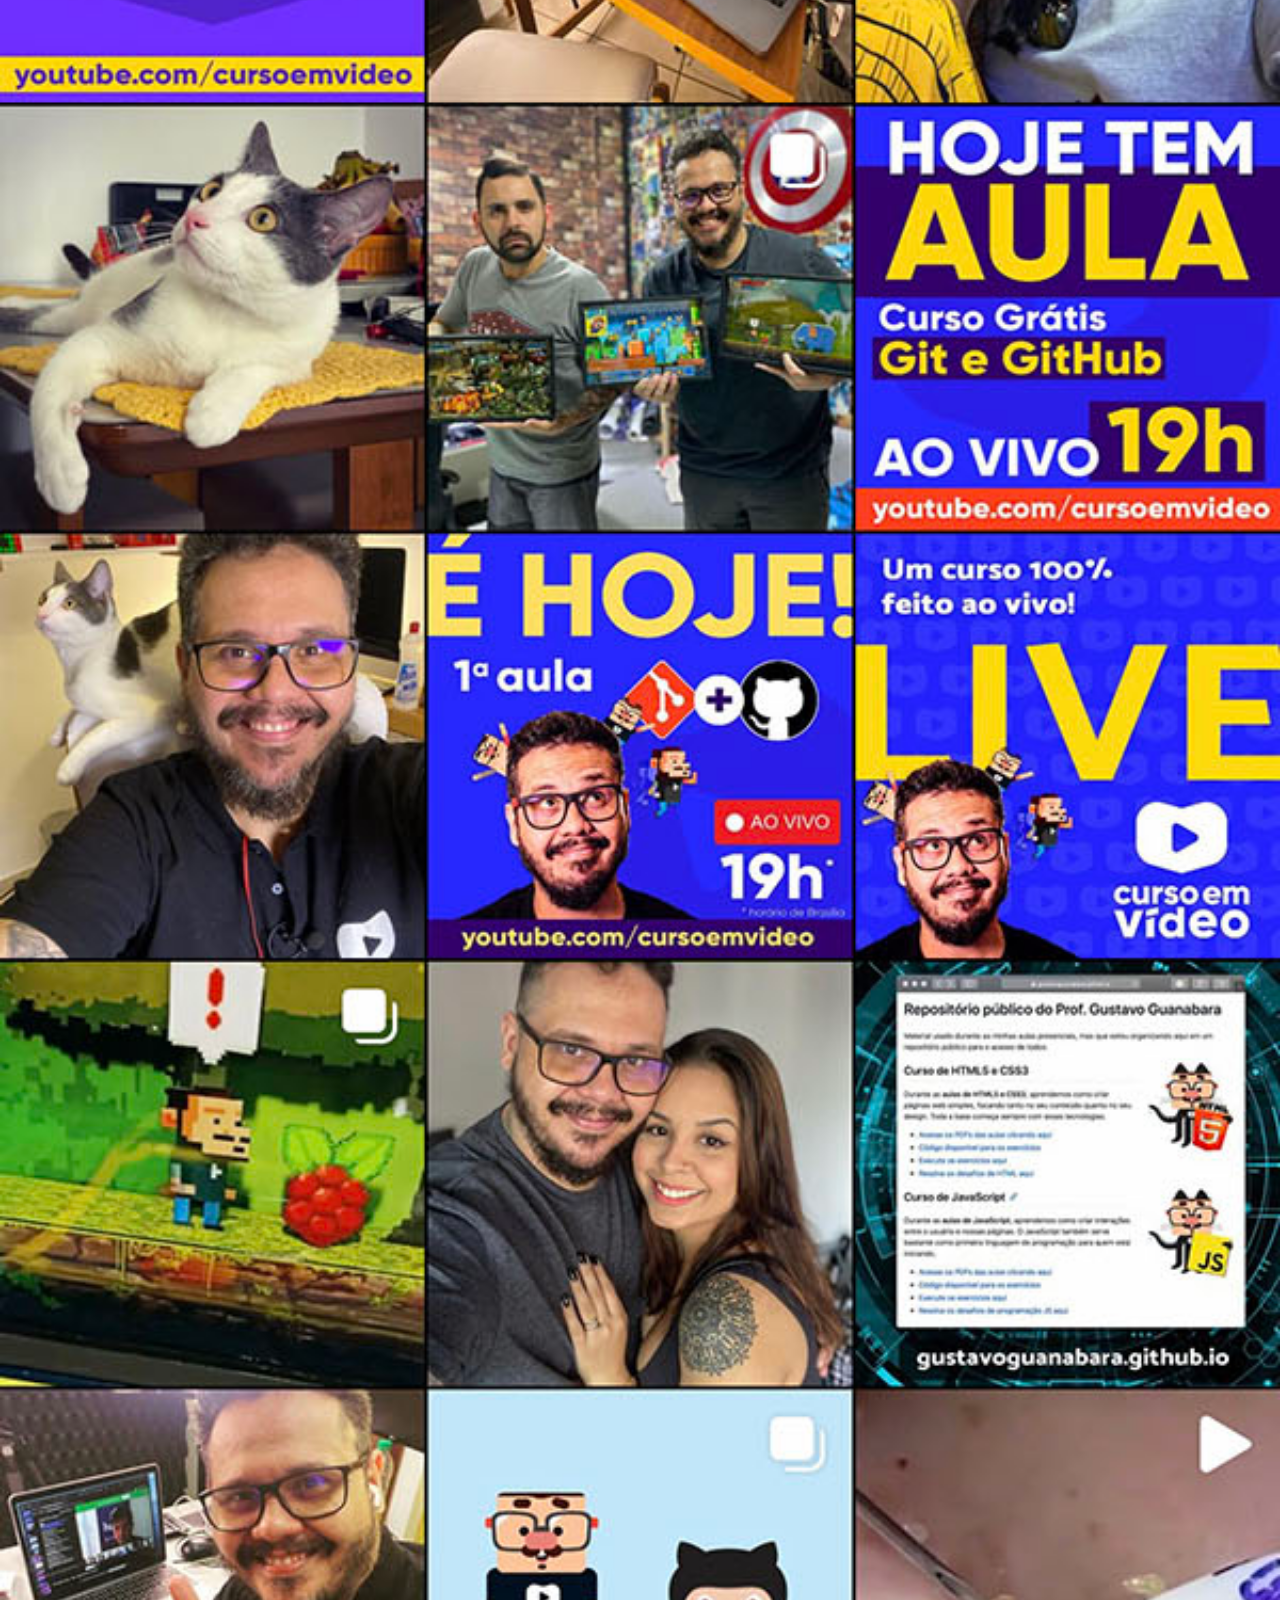
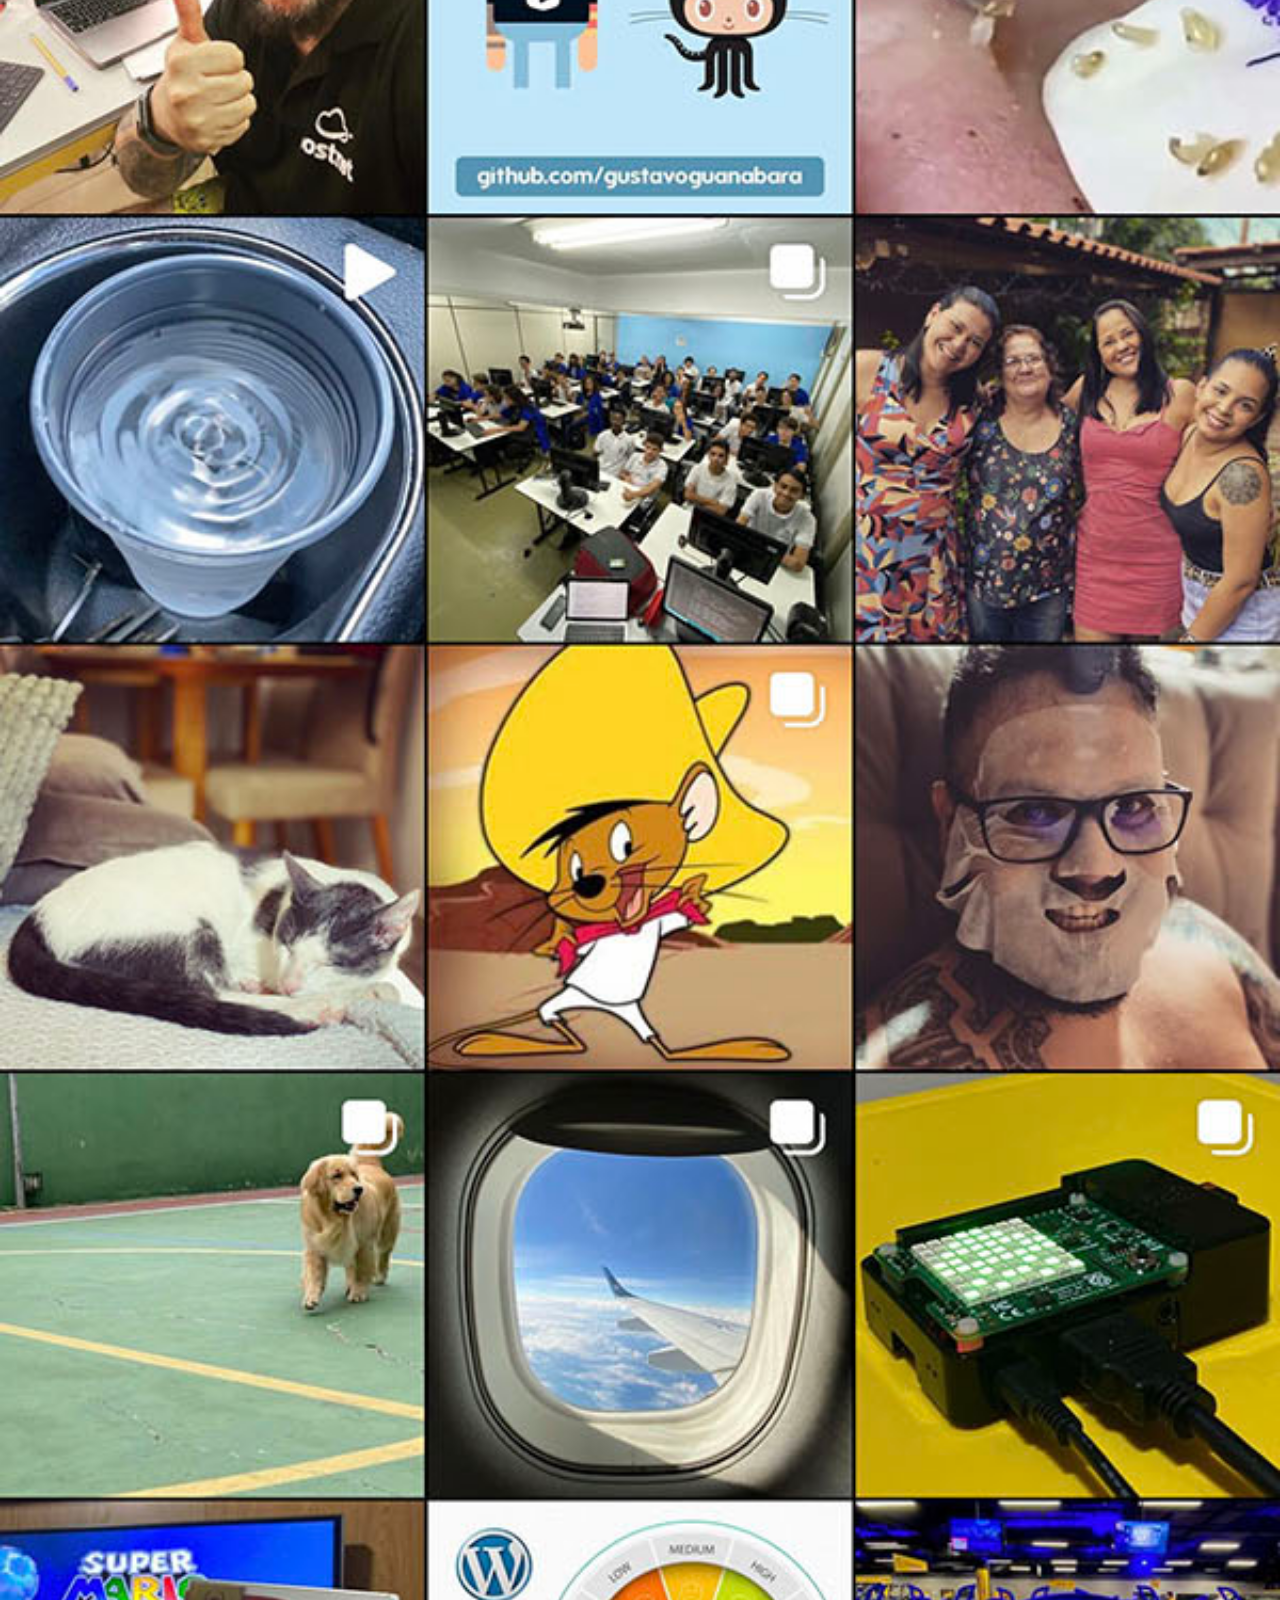
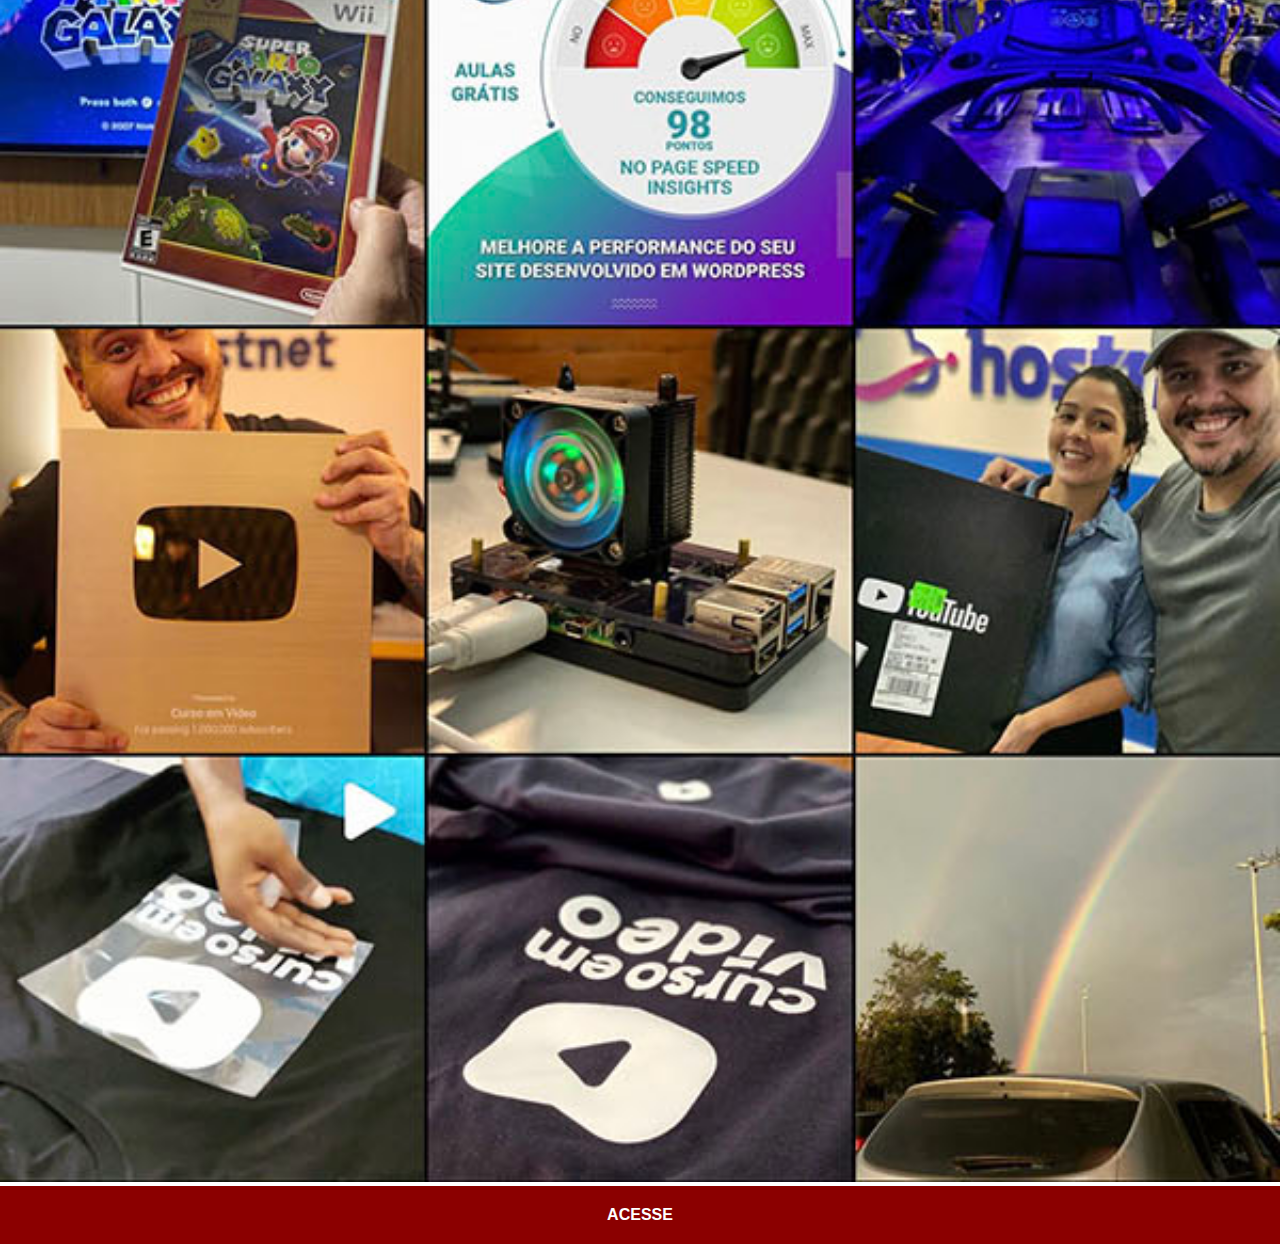
<file: instagram.html>
<!DOCTYPE html>
<html lang="en">
<head>
   <meta charset="UTF-8">
   <meta http-equiv="X-UA-Compatible" content="IE=edge">
   <meta name="viewport" content="width=device-width, initial-scale=1.0">
   <title>instagram</title>
   <link rel="stylesheet" href="estilos/social.css">
</head>
<body>
   <img src="imagens/tela-instagram.jpg" alt="instagram">
   <a href="https://www.instagram.com/gustavoguanabara/" target="_blank">ACESSE</a>
</body>
</html>
</file>
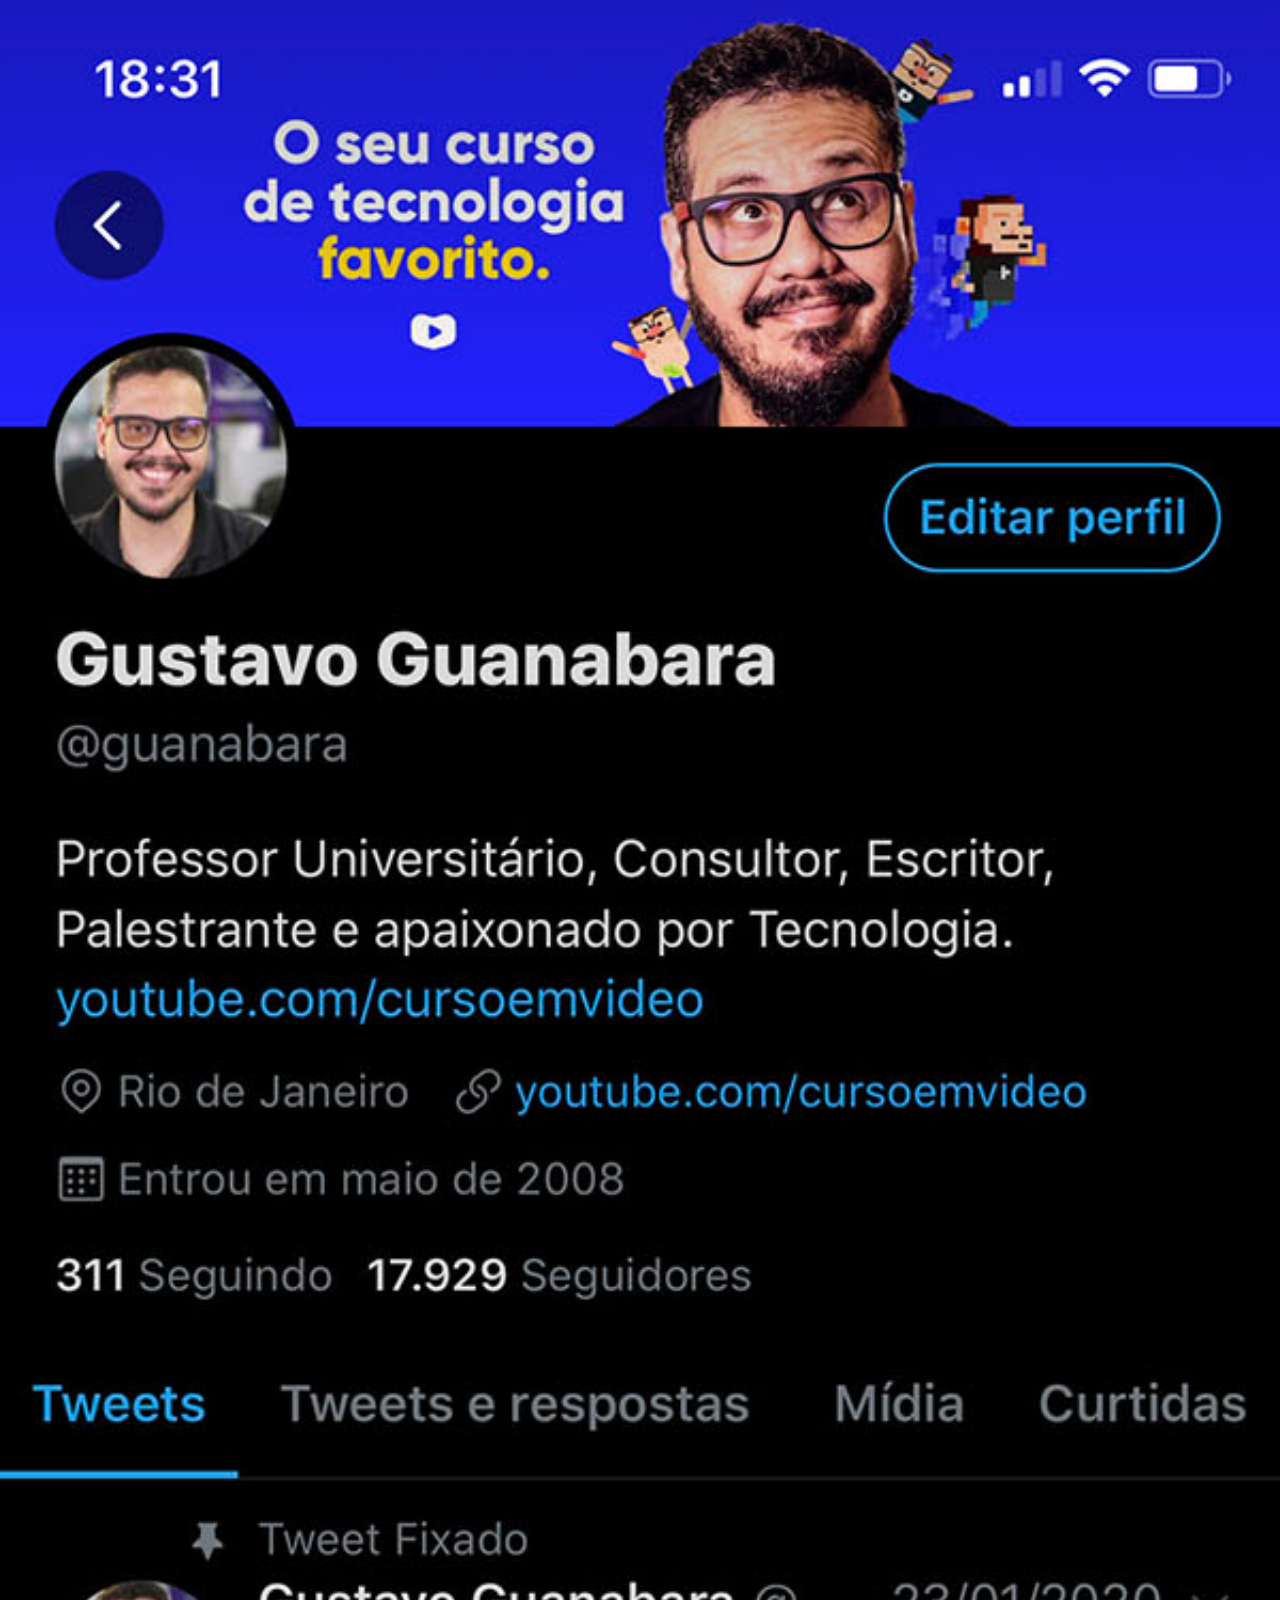
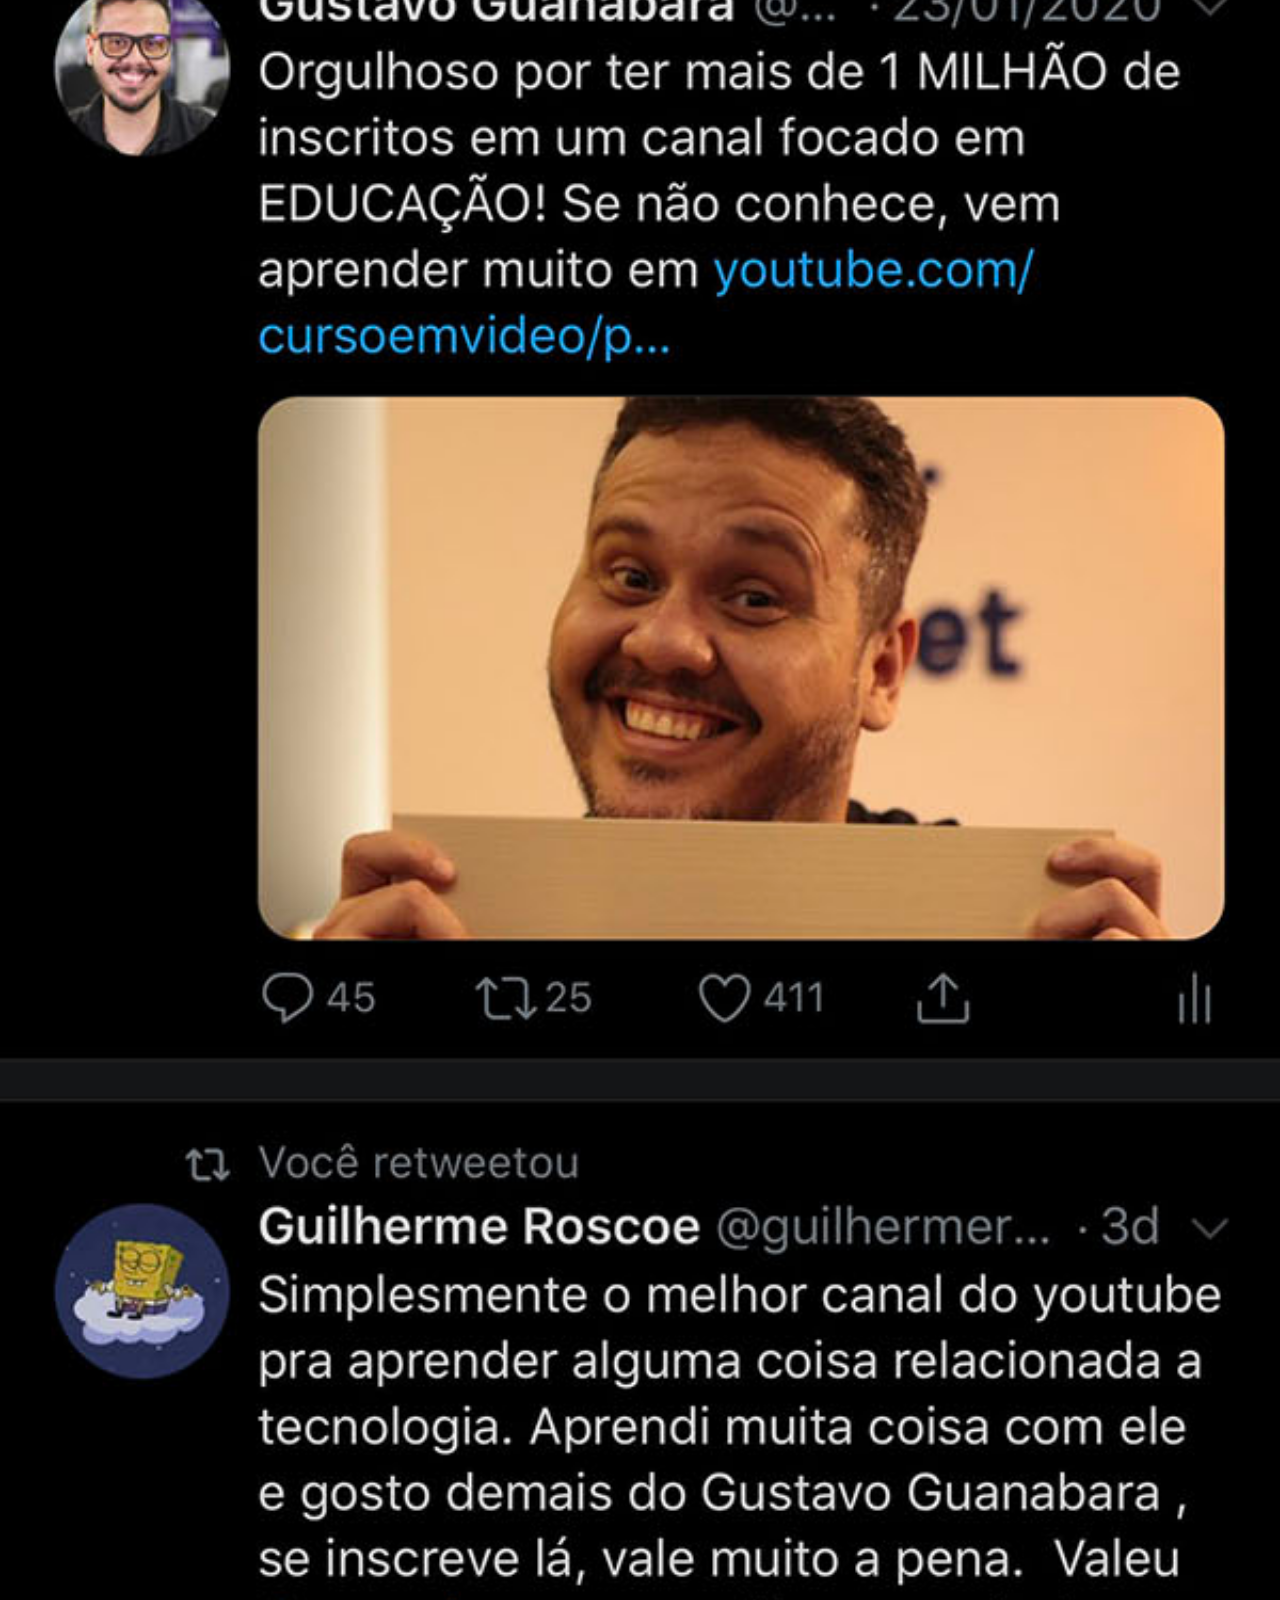
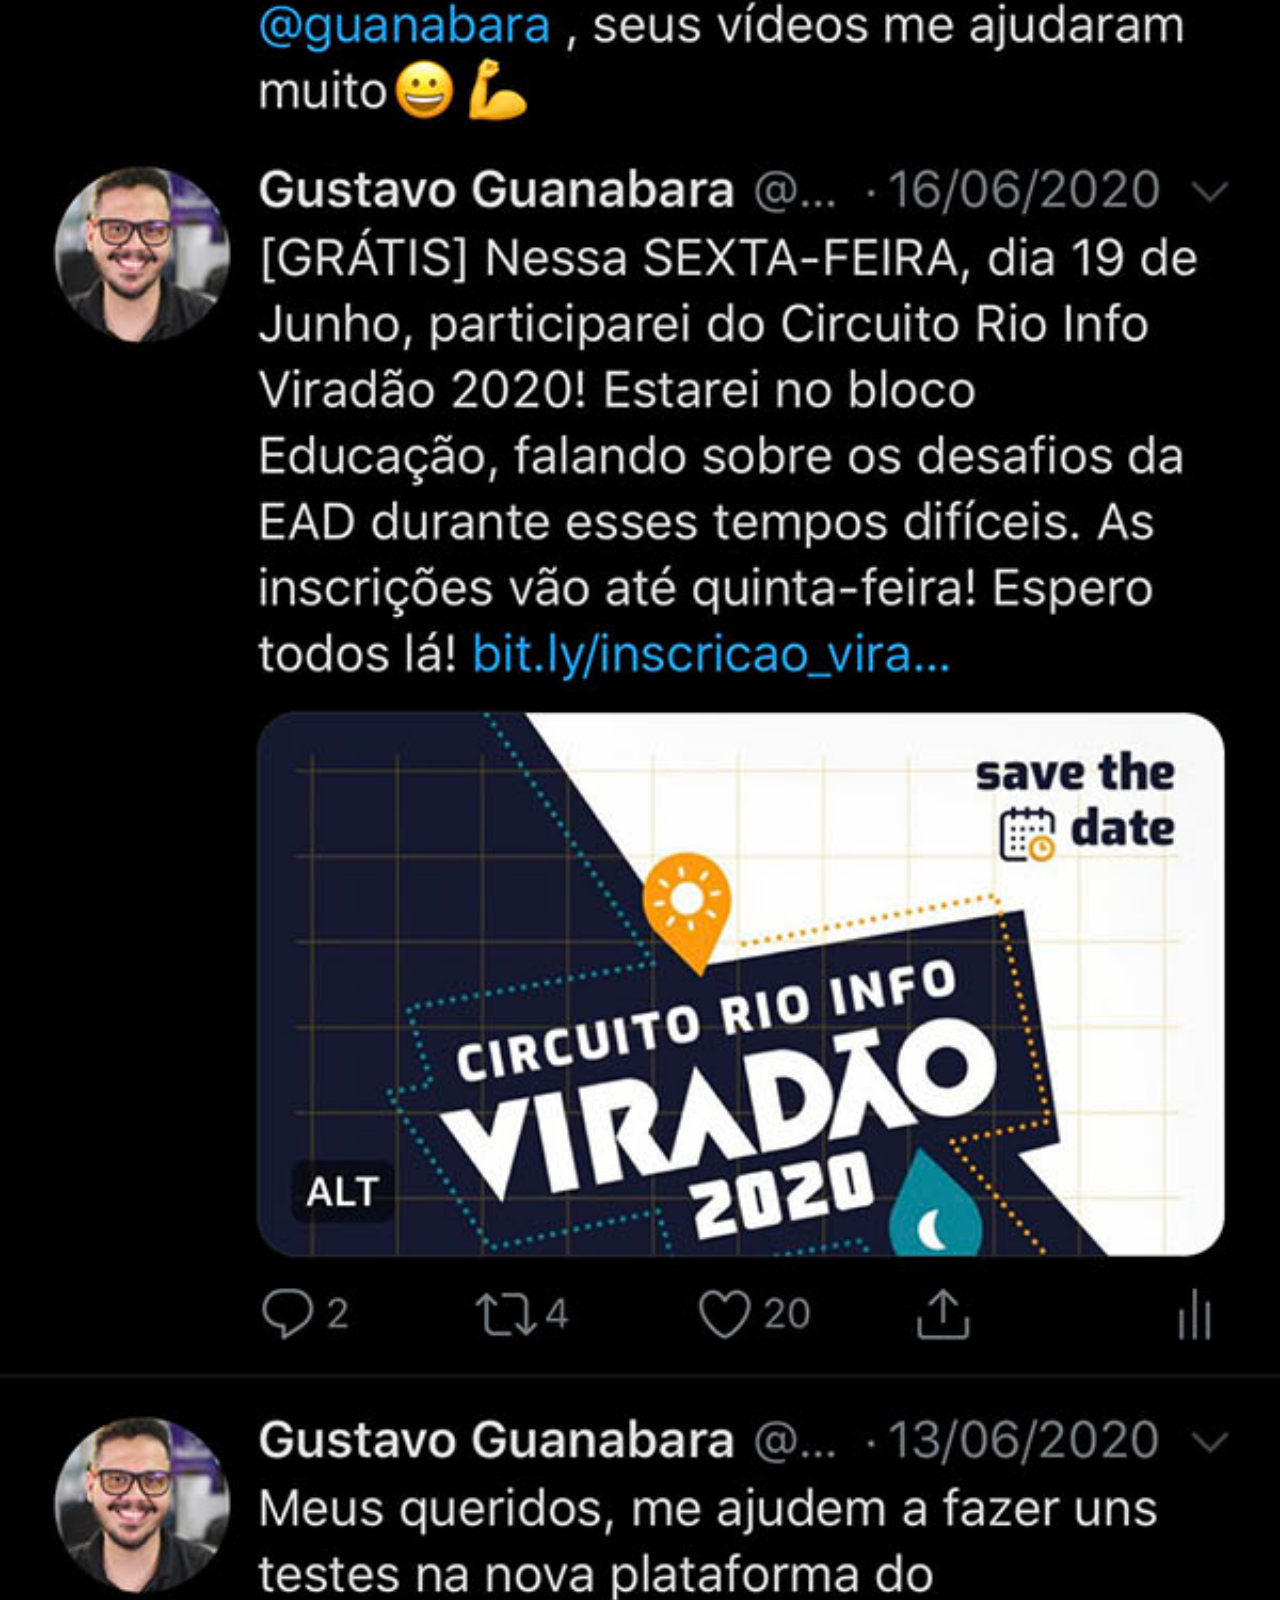
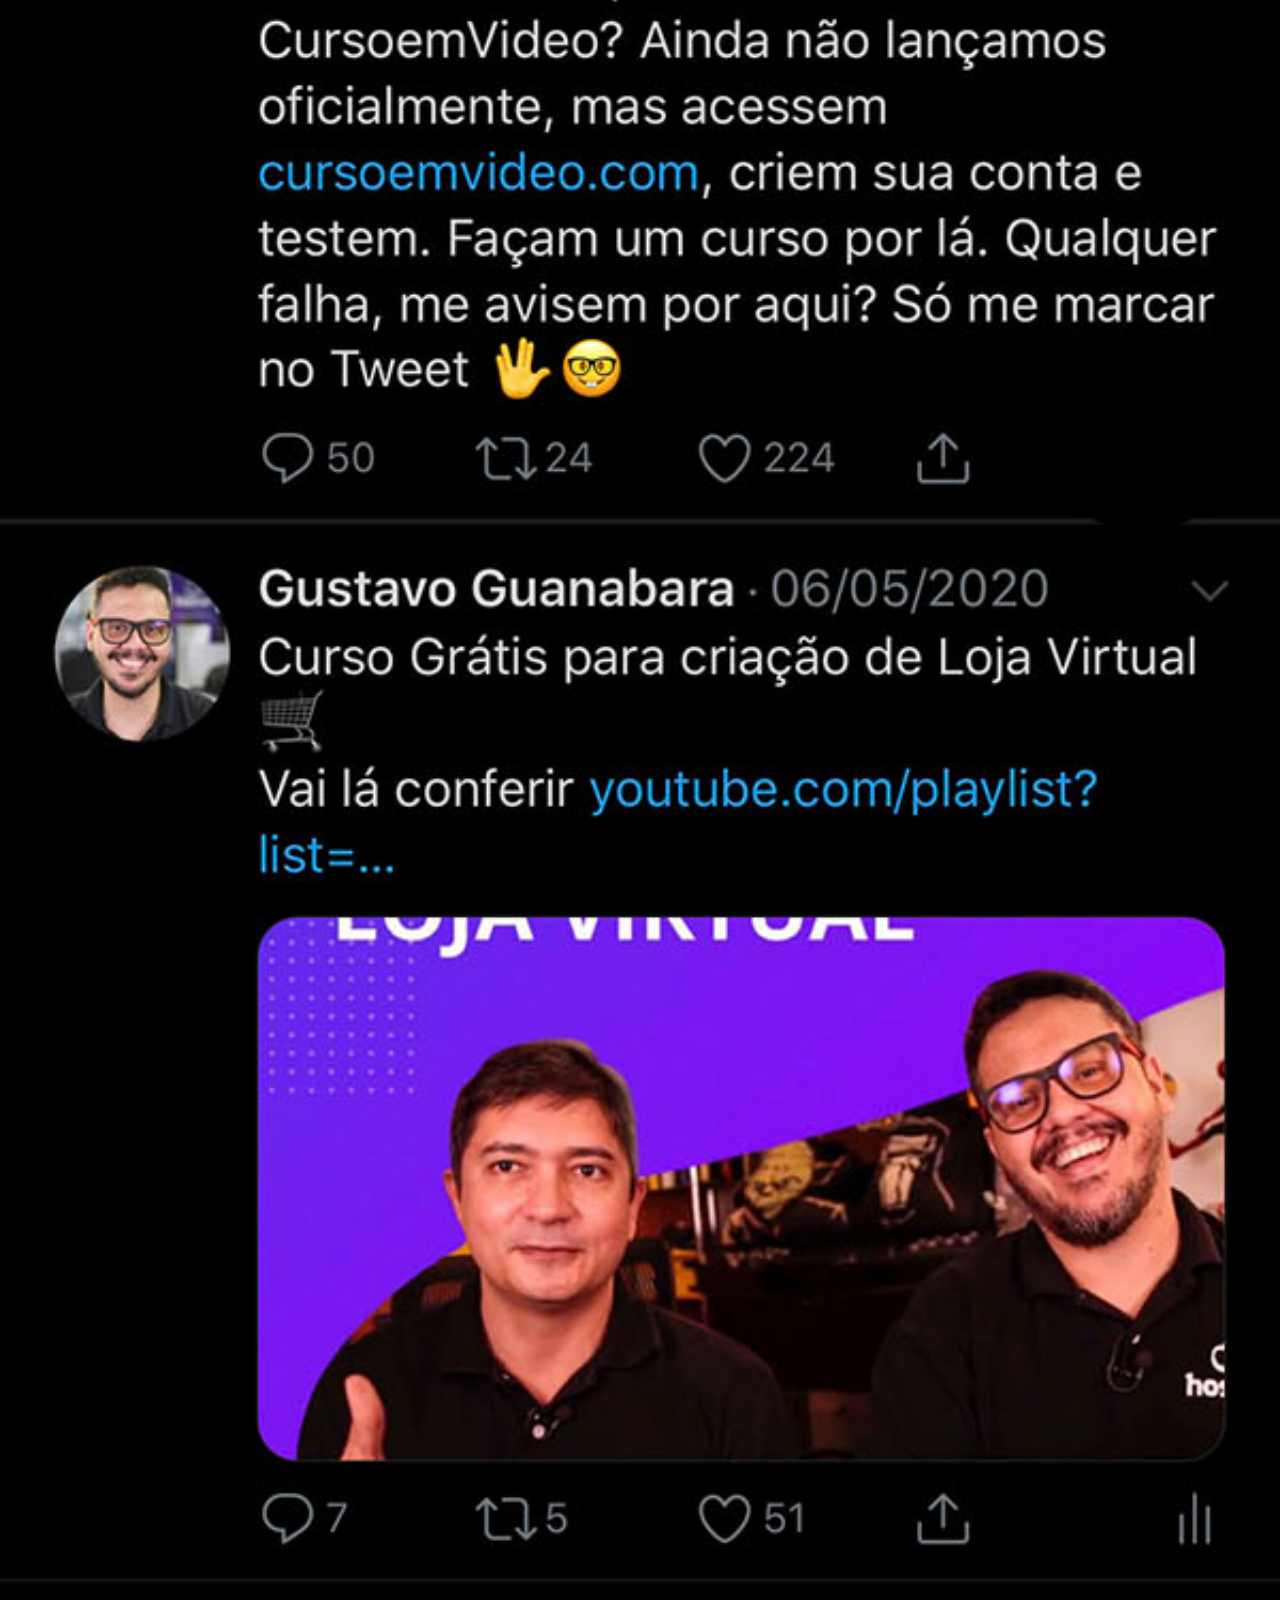
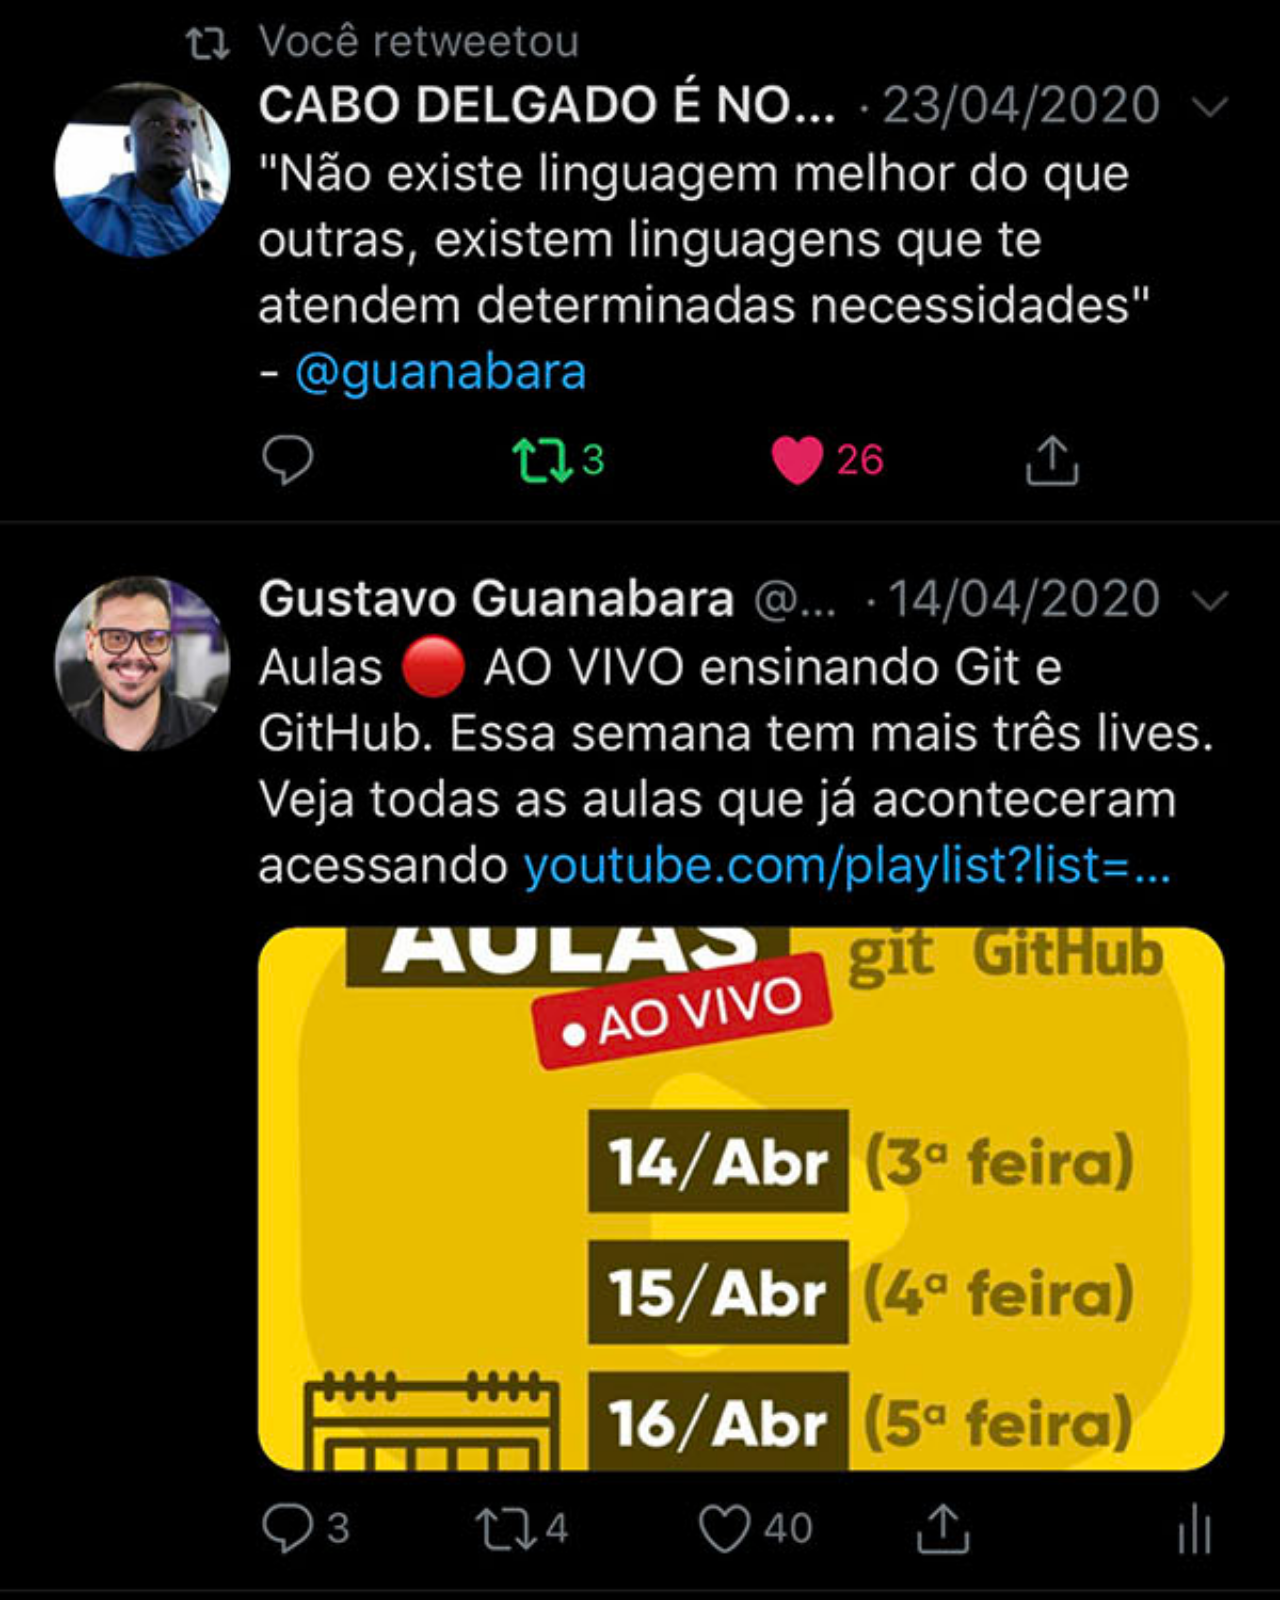
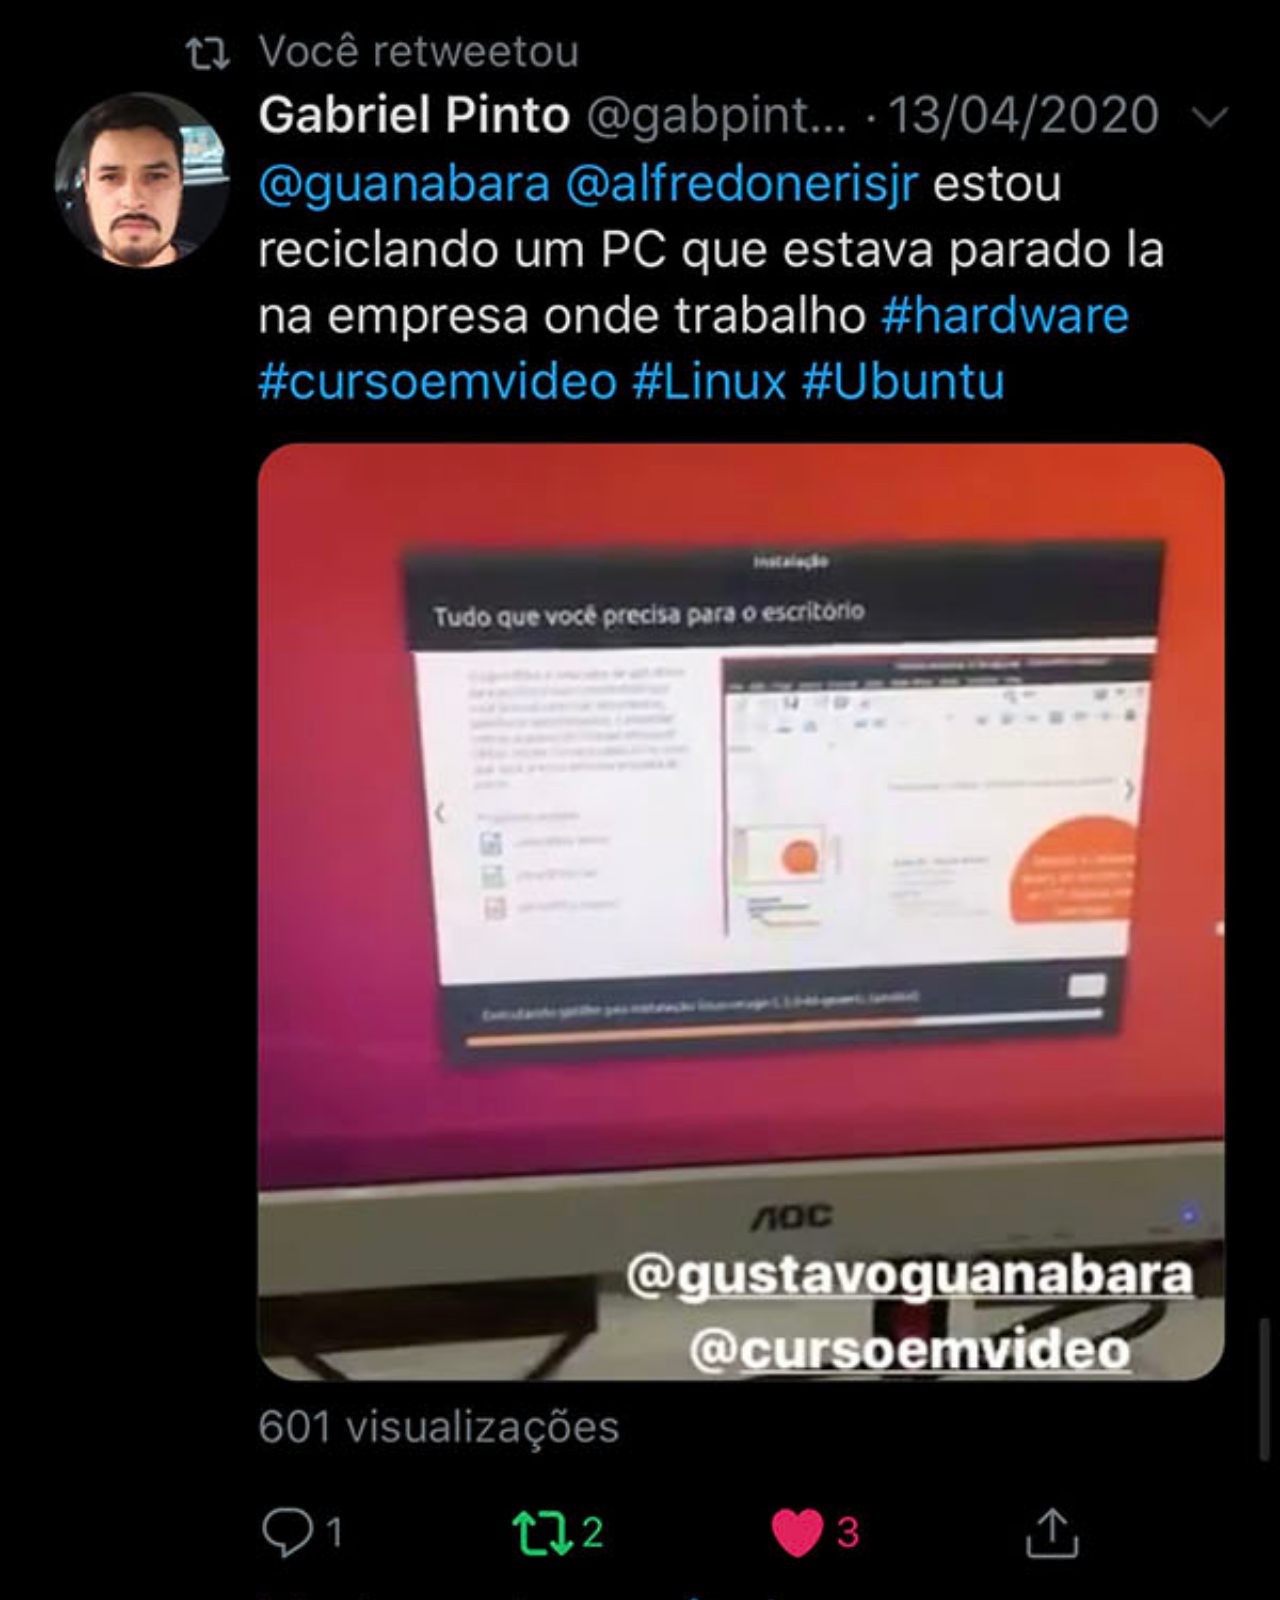
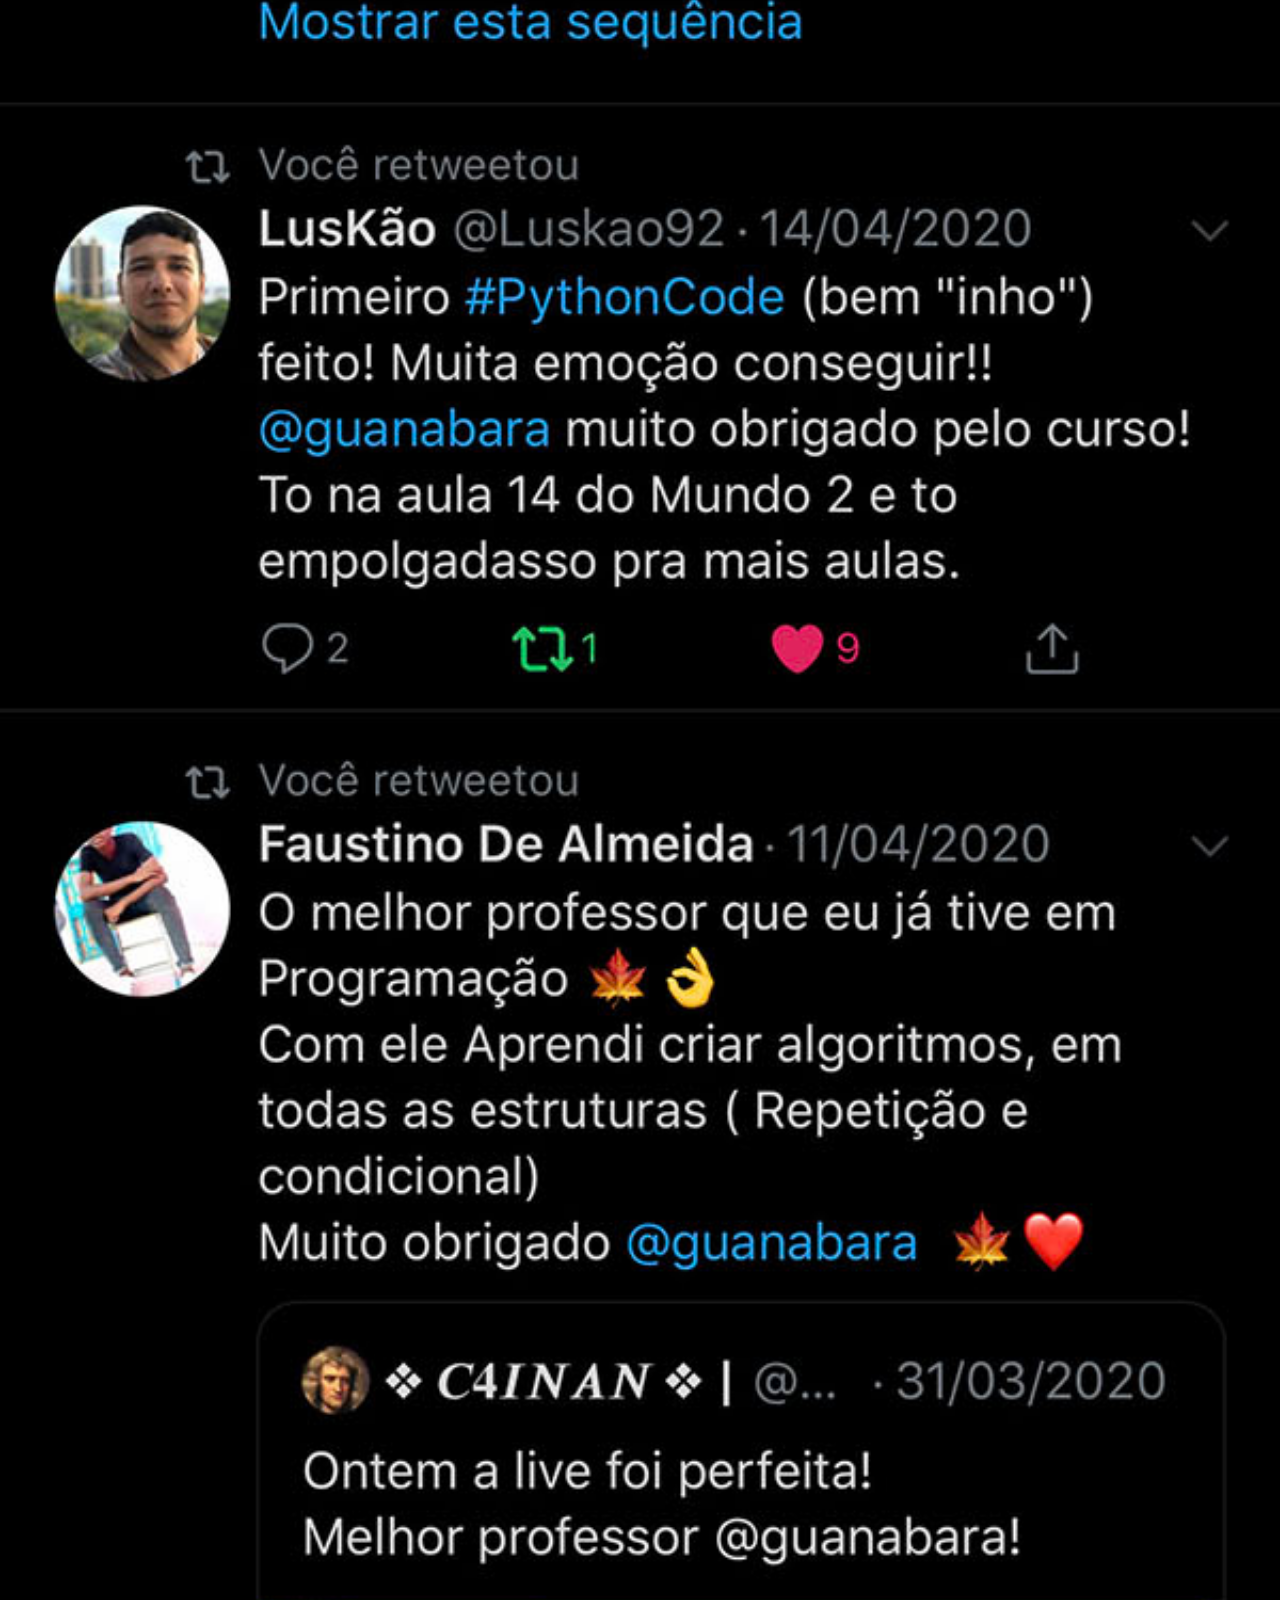
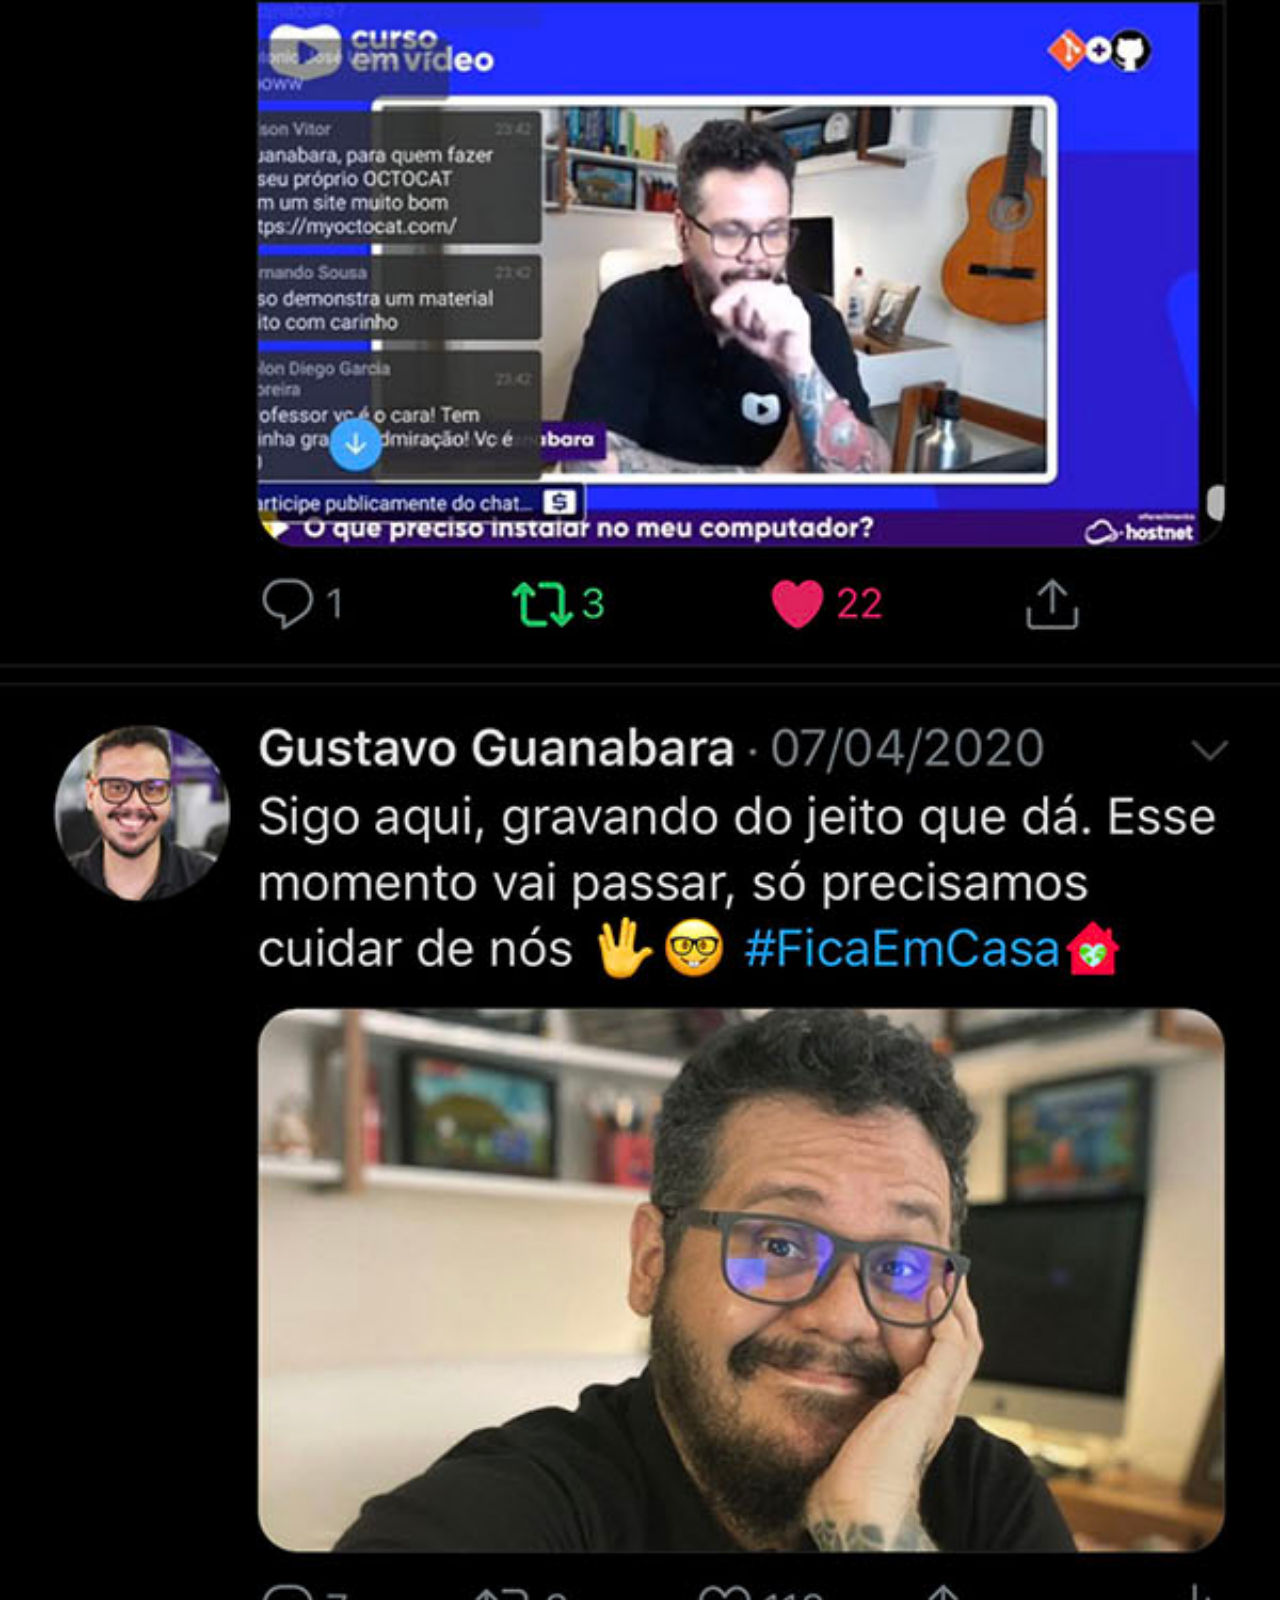
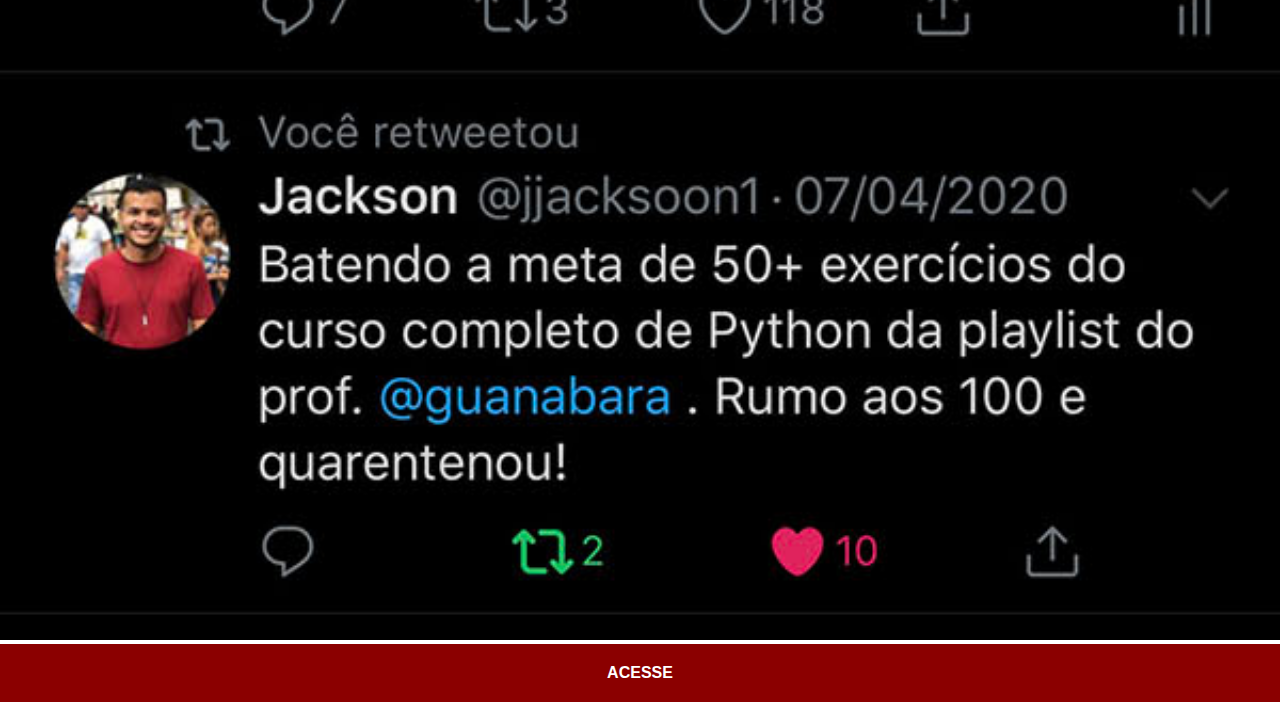
<file: twitter.html>
<!DOCTYPE html>
<html lang="pt-br">
<head>
   <meta charset="UTF-8">
   <meta http-equiv="X-UA-Compatible" content="IE=edge">
   <meta name="viewport" content="width=device-width, initial-scale=1.0">
   <title>Twitter</title>
   <link rel="stylesheet" href="estilos/social.css">
</head>
<body>
   <img src="imagens/tela-twitter.jpg" alt="Twitter">
   <a href="https://twitter.com/gustavoguanabara">ACESSE</a>
</body>
</html>
</file>
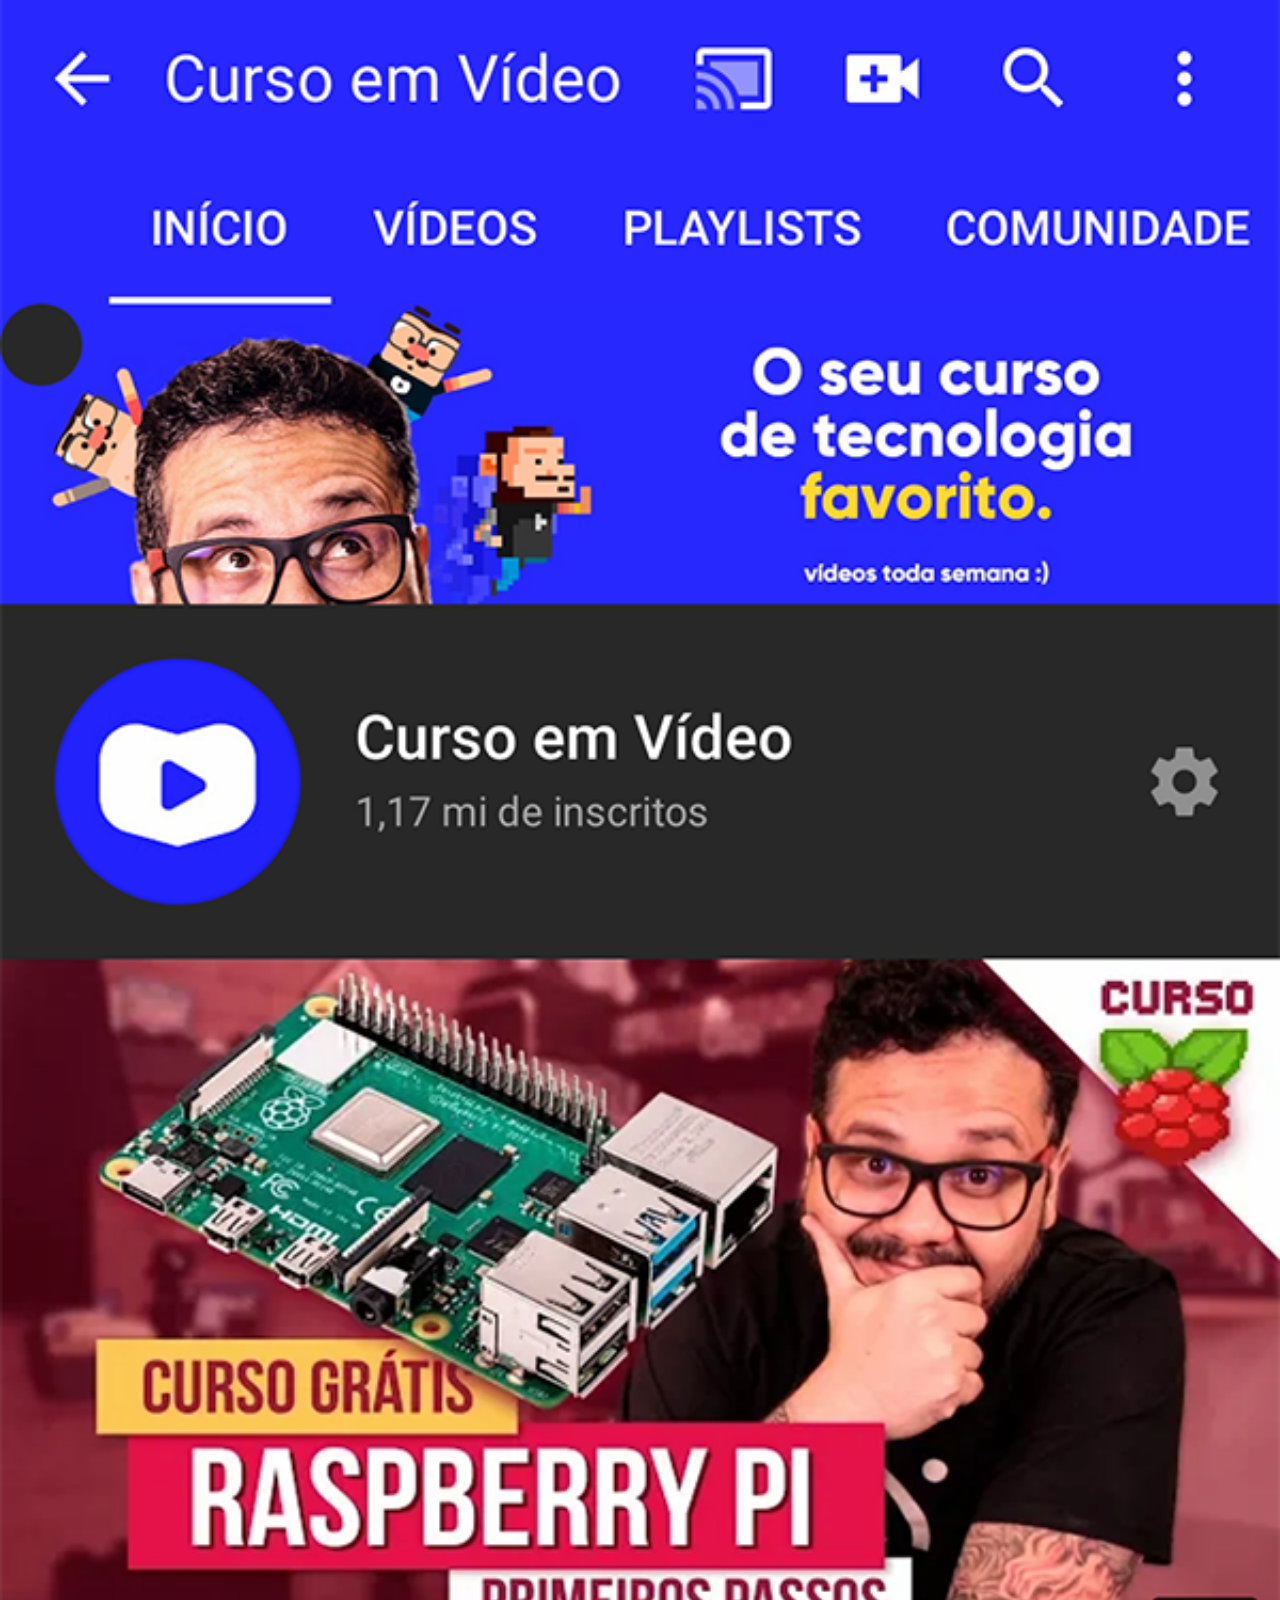
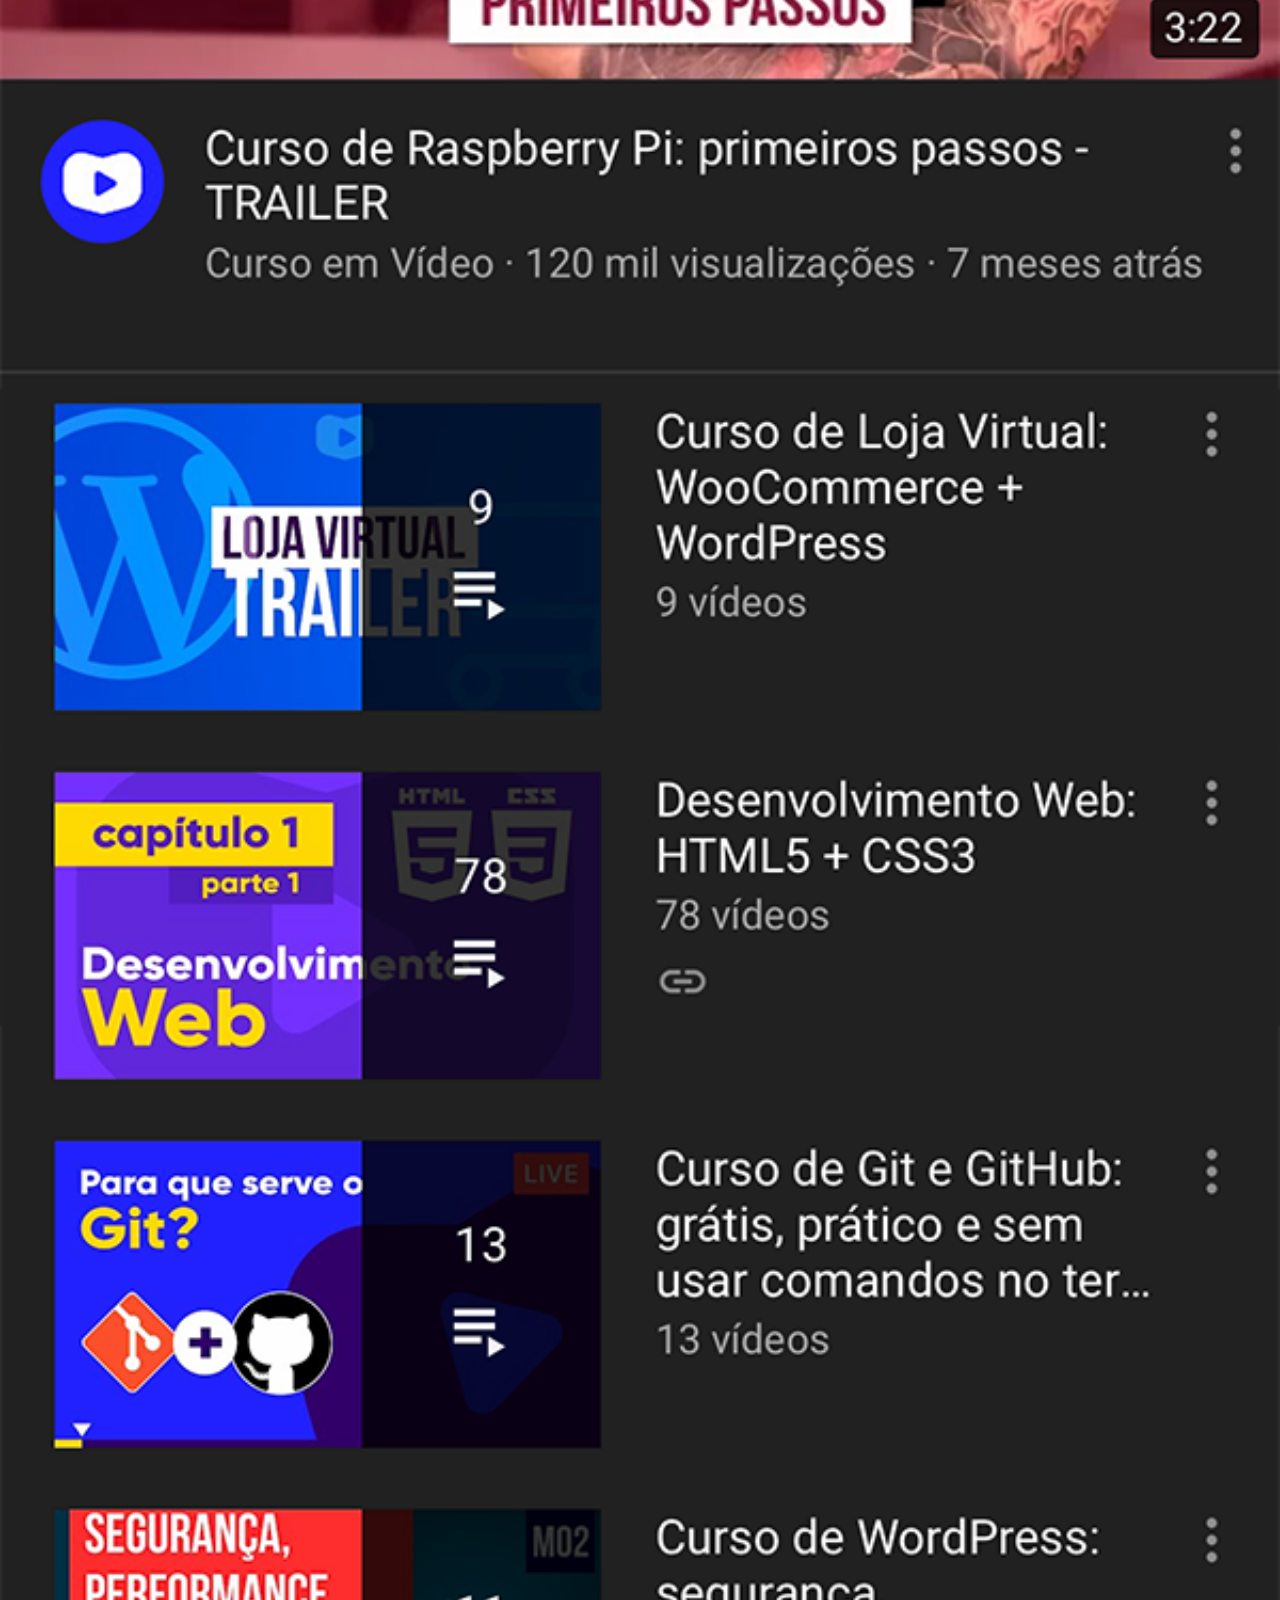
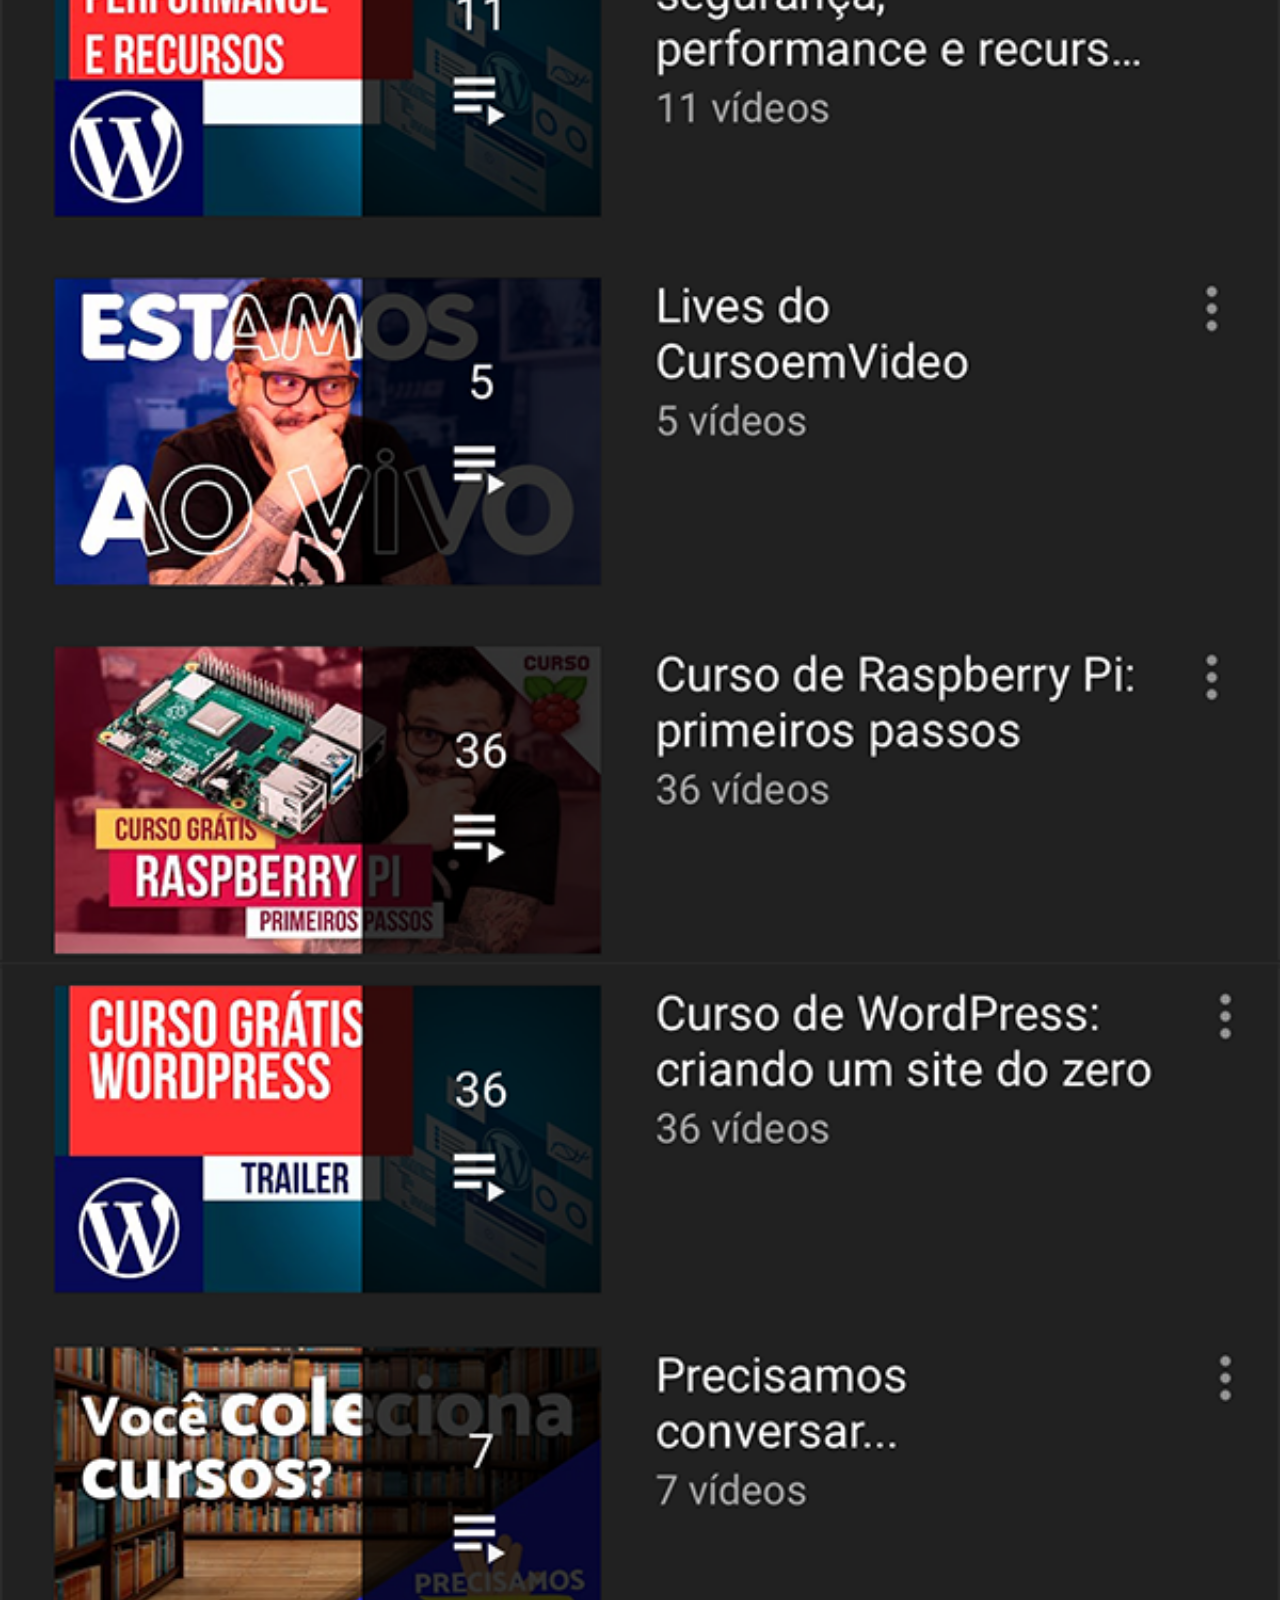
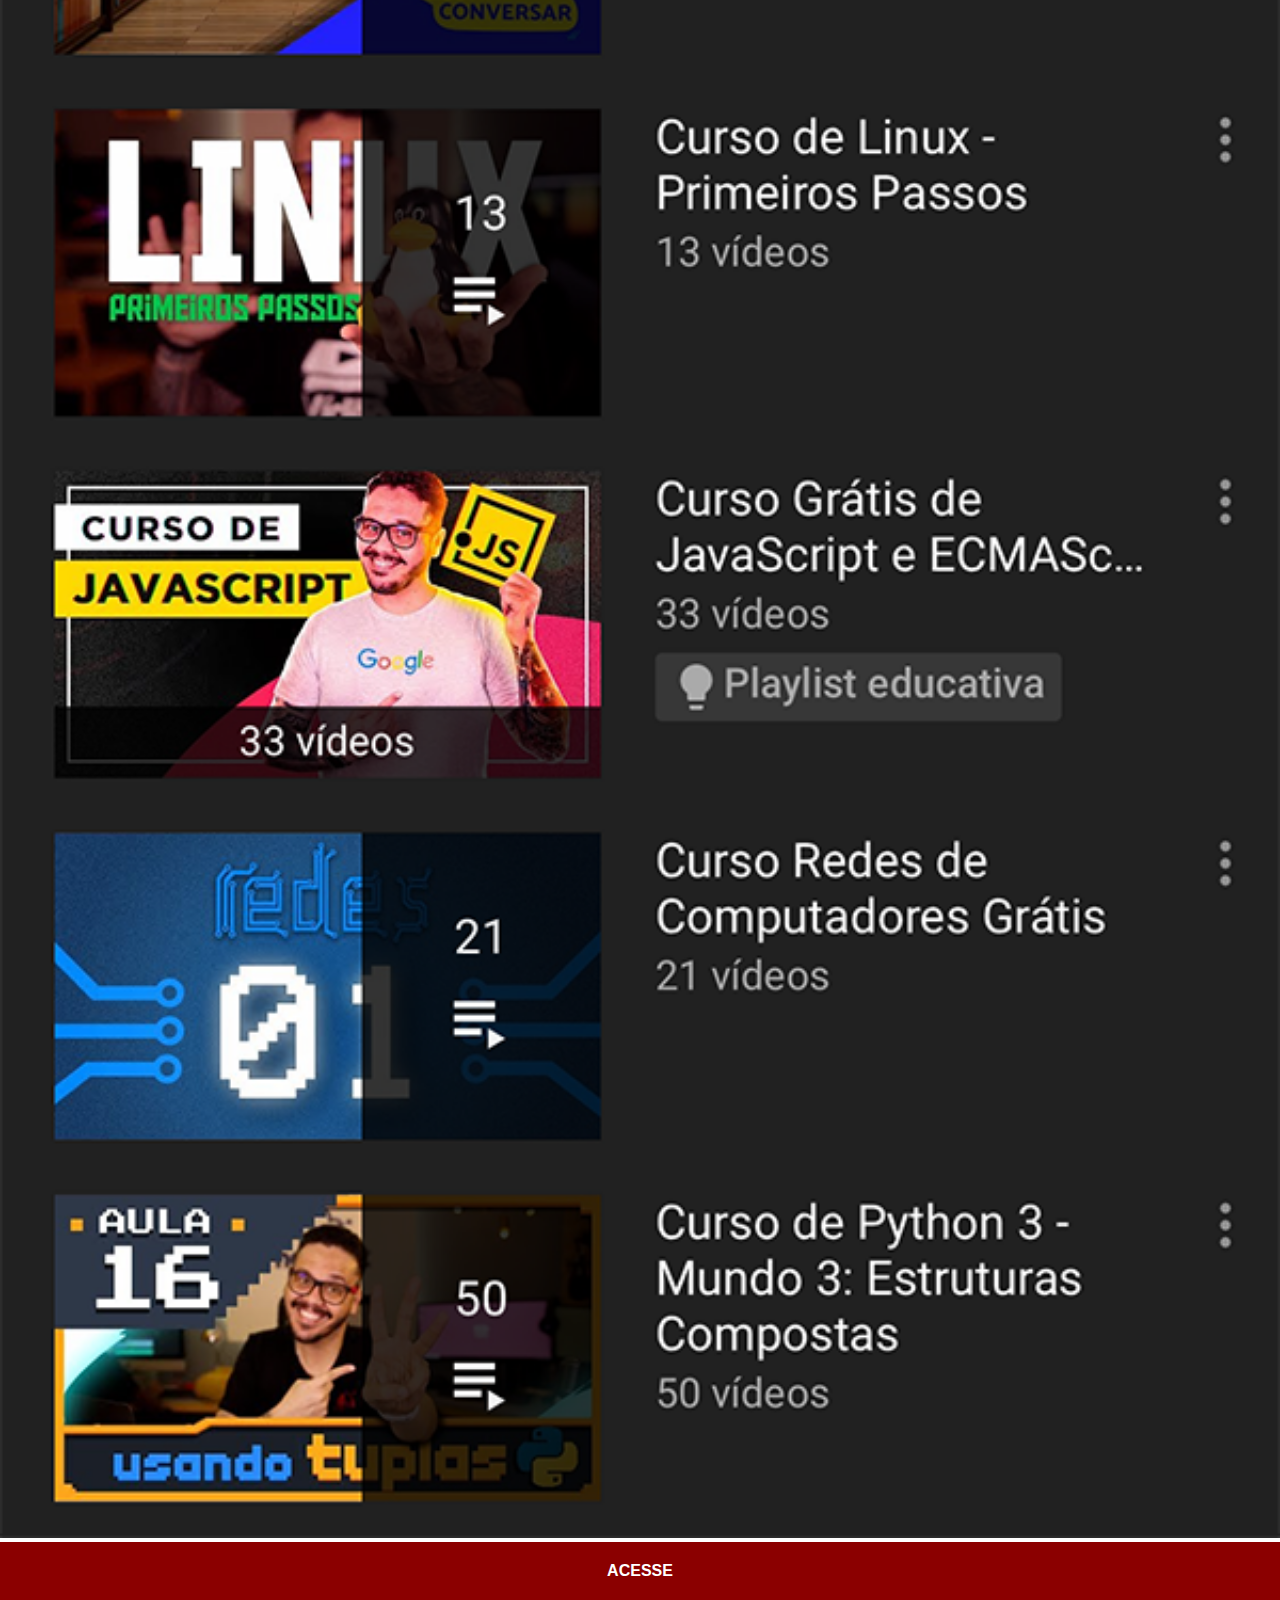
<file: youtube.html>
<!DOCTYPE html>
<html lang="pt-br">
<head>
   <meta charset="UTF-8">
   <meta http-equiv="X-UA-Compatible" content="IE=edge">
   <meta name="viewport" content="width=device-width, initial-scale=1.0">
   <title>Youtube</title>
   <link rel="stylesheet" href="estilos/social.css">
</head>
<body>
   <img src="imagens/tela-youtube.png" alt="Youtube">
   <a href="https://www.youtube.com/c/CursoemVídeo/playlists" target="_blank">ACESSE</a>
</body>
</html>
</file>
<file: estilos/style.css>
@charset "UTF-8";

* {
   margin: 0px;
   padding: 0px;
   font-family: Arial, Helvetica, sans-serif;
}

html, body {
   height: 100vh;
   width: 100vw;
   background-color: black;
}

body {
   background: url(../imagens/fundo-madeira.jpg) no-repeat top center;
   background-size: cover;
   background-attachment: fixed;

}

main {
   height: 100vh;
   position: relative;
}

section#telefone {
   position: absolute;
   top: 50%;
   left: 50%;
   transform: translate(-50%, -50%);

   height: 627px;
   width: 311px;
   background: url(../imagens/frame-iphone.png) no-repeat;

}

iframe#tela {
   position: relative;
   top: 80px;
   left: 22px;
   width: 267px;
   height: 471px;
}

section#redes-sociais {
   text-align: right;
}

section#redes-sociais img {
   width: 50px;
   margin: 10px;
   border-radius: 50%;
   box-shadow: 2px 2px 5px rgba(0, 0, 0, 0.405);
   box-sizing: border-box;
}

section#redes-sociais img:hover {
   border: 2px solid rgba(255, 255, 255, 0.598);
   transform: translate(-3px, -3px);
   box-shadow: 5px 5px 10px rgba(0, 0, 0, 0.462);
   transition: transform .2s, border 1s;
}
</file>
<file: estilos/social.css>
@charset "UTF-8";

* {
   margin: 0;
   font-family: Arial, Helvetica, sans-serif;
}

::-webkit-scrollbar {
   width: 0px;
   height: 0px;
}
img {
   width: 100vw;
}
a {
   display: block;
   background-color: darkred;
   color: white;
   padding: 20px;
   text-align: center;
   font-weight: bolder;
   text-decoration: none;
}

a:hover {
   background-color: darkred;
}
</file>
